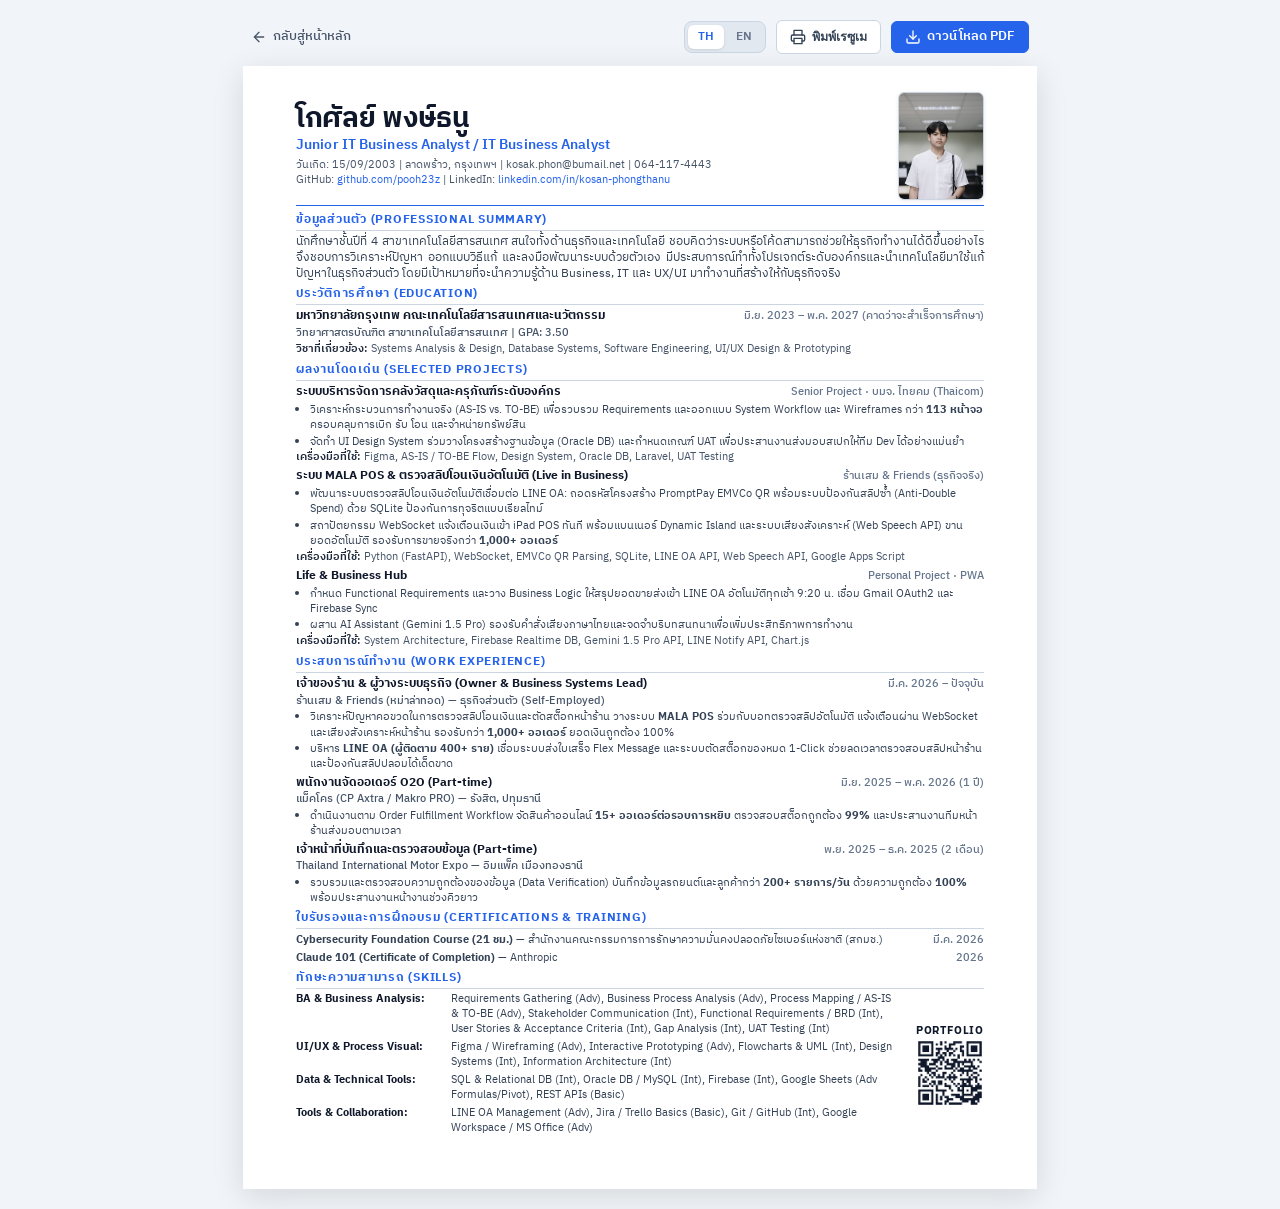
<file: resume-th.html>
<!DOCTYPE html>
<html lang="th">
<head>
  <meta charset="UTF-8">
  <meta name="viewport" content="width=device-width, initial-scale=1.0">
  <title>โกศัลย์ พงษ์ธนู - เรซูเม</title>
  <link rel="preconnect" href="https://fonts.googleapis.com">
  <link rel="preconnect" href="https://fonts.gstatic.com" crossorigin>
  <link href="https://fonts.googleapis.com/css2?family=IBM+Plex+Sans+Thai:wght@400;500;600;700&family=IBM+Plex+Sans:wght@400;500;600;700&display=swap" rel="stylesheet">
  <style>
    * { box-sizing: border-box; margin: 0; padding: 0; }

    body {
      font-family: "IBM Plex Sans Thai", "IBM Plex Sans", -apple-system, BlinkMacSystemFont, "Segoe UI", Roboto, sans-serif;
      background: #f1f5f9;
      color: #1e293b;
      font-size: 9.35pt;
      line-height: 1.38;
      -webkit-font-smoothing: antialiased;
      padding: 20px 0;
    }

    .actions-bar {
      max-width: 210mm;
      margin: 0 auto 12px;
      display: flex;
      justify-content: space-between;
      align-items: center;
      padding: 0 8px;
    }
    .btn-back {
      display: inline-flex;
      align-items: center;
      color: #475569;
      text-decoration: none;
      font-size: 13px;
      font-weight: 500;
    }
    .btn-back:hover { color: #2563eb; }
    .actions-right { display: flex; align-items: center; gap: 10px; }
    .lang-switcher {
      display: inline-flex;
      background: #e2e8f0;
      padding: 3px;
      border-radius: 8px;
      gap: 2px;
      border: 1px solid #cbd5e1;
    }
    .btn-lang {
      padding: 4px 10px;
      font-size: 12px;
      font-weight: 600;
      color: #64748b;
      text-decoration: none;
      border-radius: 6px;
      transition: all 0.15s ease;
      display: inline-flex;
      align-items: center;
      gap: 4px;
    }
    .btn-lang:hover {
      color: #1e293b;
    }
    .btn-lang.active {
      background: #ffffff;
      color: #2563eb;
      box-shadow: 0 1px 3px rgba(0,0,0,0.1);
    }
    .btn-action {
      display: inline-flex;
      align-items: center;
      padding: 6px 13px;
      border-radius: 6px;
      font-size: 12.5px;
      font-weight: 600;
      cursor: pointer;
      text-decoration: none;
      border: 1px solid #cbd5e1;
      background: #fff;
      color: #334155;
    }
    .btn-action:hover { background: #f8fafc; border-color: #94a3b8; }
    .btn-action.btn-primary { background: #2563eb; color: #fff; border-color: #2563eb; }
    .btn-action.btn-primary:hover { background: #1d4ed8; }

    .page {
      width: 210mm;
      height: 297mm;
      margin: 0 auto;
      background: #fff;
      padding: 6.8mm 14mm 6.8mm;
      box-shadow: 0 8px 30px rgba(0,0,0,0.12);
      display: flex;
      flex-direction: column;
      justify-content: flex-start;
      overflow: hidden;
    }

    .header {
      display: flex;
      justify-content: space-between;
      align-items: center;
      padding-bottom: 5px;
      border-bottom: 1.5px solid #2563eb;
      margin-bottom: 5px;
    }
    .header-left {
      flex: 1;
    }
    .header-left h1 {
      font-size: 21pt;
      font-weight: 700;
      color: #0f172a;
      letter-spacing: -0.3px;
      line-height: 1.1;
      margin-bottom: 2px;
    }
    .header-left .role {
      font-size: 10.2pt;
      font-weight: 600;
      color: #2563eb;
      letter-spacing: 0.1px;
      margin-bottom: 3px;
    }
    .header-contact {
      font-size: 8.25pt;
      color: #475569;
      line-height: 1.34;
    }
    .header-contact a { color: #2563eb; text-decoration: none; }
    .header-right {
      margin-left: 14px;
      flex-shrink: 0;
    }
    .profile-img {
      width: 86px;
      height: 108px;
      object-fit: cover;
      object-position: center top;
      border-radius: 6px;
      border: 1.5px solid #cbd5e1;
      box-shadow: 0 1px 4px rgba(0,0,0,0.08);
      display: block;
    }

    .section { margin-bottom: 3.8px; }
    .sec-title {
      font-size: 9.3pt;
      font-weight: 700;
      text-transform: uppercase;
      letter-spacing: 0.75px;
      color: #2563eb;
      border-bottom: 1px solid #cbd5e1;
      padding-bottom: 2px;
      margin-bottom: 3px;
    }
    .summary-text {
      font-size: 8.65pt;
      color: #334155;
      line-height: 1.38;
      text-align: justify;
    }

    .item { margin-bottom: 3.0px; }
    .item:last-child { margin-bottom: 0; }
    .item-head {
      display: flex;
      justify-content: space-between;
      align-items: baseline;
    }
    .item-title {
      font-size: 9.2pt;
      font-weight: 700;
      color: #0f172a;
    }
    .item-date {
      font-size: 8.4pt;
      font-weight: 500;
      color: #64748b;
      white-space: nowrap;
    }
    .item-sub {
      font-size: 8.45pt;
      color: #475569;
      font-weight: 500;
      margin-bottom: 1px;
    }

    ul.bullets {
      list-style-type: disc;
      padding-left: 14px;
      margin-top: 1px;
    }
    ul.bullets li {
      font-size: 8.55pt;
      color: #334155;
      margin-bottom: 1.2px;
      line-height: 1.34;
    }

    .tech-stack {
      font-size: 8.2pt;
      color: #475569;
      margin-top: 1px;
    }
    .tech-stack strong {
      color: #1e293b;
      font-weight: 600;
    }

    .skills-with-qr {
      display: flex;
      align-items: center;
      justify-content: space-between;
      gap: 16px;
      margin-top: 2px;
    }
    .skills-grid {
      display: flex;
      flex-direction: column;
      gap: 3.5px;
      flex: 1;
    }
    .skill-row {
      display: flex;
      font-size: 8.4pt;
      line-height: 1.32;
    }
    .skill-cat {
      width: 155px;
      font-weight: 700;
      color: #0f172a;
      flex-shrink: 0;
    }
    .skill-val {
      color: #334155;
      flex: 1;
    }

    .qr-box {
      display: flex;
      flex-direction: column;
      align-items: center;
      justify-content: center;
      text-align: center;
      flex-shrink: 0;
      background: transparent;
      padding: 0;
    }
    .qr-title {
      font-family: "IBM Plex Sans", sans-serif;
      font-size: 8.2pt;
      font-weight: 700;
      color: #0f172a;
      margin-bottom: 3px;
      letter-spacing: 0.8px;
      text-transform: uppercase;
    }
    .qr-img {
      width: 64px;
      height: 64px;
      display: block;
    }

    @media print {
      body { background: transparent; padding: 0; }
      .actions-bar { display: none; }
      .page { margin: 0; box-shadow: none; width: 100%; height: 100%; }
    }
  </style>
</head>
<body>

<div class="actions-bar">
  <a href="../index.html" class="btn-back">
    <svg width="16" height="16" viewBox="0 0 24 24" fill="none" stroke="currentColor" stroke-width="2" stroke-linecap="round" stroke-linejoin="round" style="margin-right: 6px; vertical-align: text-bottom;"><path d="M19 12H5M12 19l-7-7 7-7"/></svg>กลับสู่หน้าหลัก
  </a>
  <div class="actions-right">
    <div class="lang-switcher">
      <a href="./resume-th.html" class="btn-lang active">TH</a>
      <a href="./resume.html" class="btn-lang">EN</a>
    </div>
    <button onclick="window.print()" class="btn-action">
      <svg width="16" height="16" viewBox="0 0 24 24" fill="none" stroke="currentColor" stroke-width="2" stroke-linecap="round" stroke-linejoin="round" style="margin-right: 6px; vertical-align: text-bottom;"><polyline points="6 9 6 2 18 2 18 9"></polyline><path d="M6 18H4a2 2 0 0 1-2-2v-5a2 2 0 0 1 2-2h16a2 2 0 0 1 2 2v5a2 2 0 0 1-2 2h-2"></path><rect x="6" y="14" width="12" height="8"></rect></svg>พิมพ์เรซูเม
    </button>
    <a href="./resume-th.pdf" download="Kosan_Phongthanu_Resume_TH.pdf" class="btn-action btn-primary">
      <svg width="16" height="16" viewBox="0 0 24 24" fill="none" stroke="currentColor" stroke-width="2" stroke-linecap="round" stroke-linejoin="round" style="margin-right: 6px; vertical-align: text-bottom;"><path d="M21 15v4a2 2 0 0 1-2 2H5a2 2 0 0 1-2-2v-4"></path><polyline points="7 10 12 15 17 10"></polyline><line x1="12" y1="15" x2="12" y2="3"></line></svg>ดาวน์โหลด PDF
    </a>
  </div>
</div>

<div class="page">
  <div>
    <!-- HEADER -->
    <header class="header">
      <div class="header-left">
        <h1>โกศัลย์ พงษ์ธนู</h1>
        <div class="role">Junior IT Business Analyst / IT Business Analyst</div>
        <div class="header-contact">
          <div>วันเกิด: 15/09/2003 | ลาดพร้าว, กรุงเทพฯ | kosak.phon@bumail.net | 064-117-4443</div>
          <div>GitHub: <a href="https://github.com/pooh23z" target="_blank">github.com/pooh23z</a> | LinkedIn: <a href="https://www.linkedin.com/in/kosan-phongthanu" target="_blank">linkedin.com/in/kosan-phongthanu</a></div>
        </div>
      </div>
      <div class="header-right">
        <img src="3Z38He8.png" alt="โกศัลย์ พงษ์ธนู" class="profile-img">
      </div>
    </header>

    <!-- PROFESSIONAL SUMMARY -->
    <section class="section">
      <div class="sec-title">ข้อมูลส่วนตัว (PROFESSIONAL SUMMARY)</div>
      <p class="summary-text">
        นักศึกษาชั้นปีที่ 4 สาขาเทคโนโลยีสารสนเทศ สนใจทั้งด้านธุรกิจและเทคโนโลยี ชอบคิดว่าระบบหรือโค้ดสามารถช่วยให้ธุรกิจทำงานได้ดีขึ้นอย่างไร จึงชอบการวิเคราะห์ปัญหา ออกแบบวิธีแก้ และลงมือพัฒนาระบบด้วยตัวเอง มีประสบการณ์ทำทั้งโปรเจกต์ระดับองค์กรและนำเทคโนโลยีมาใช้แก้ปัญหาในธุรกิจส่วนตัว โดยมีเป้าหมายที่จะนำความรู้ด้าน Business, IT และ UX/UI มาทำงานที่สร้างให้กับธุรกิจจริง
      </p>
    </section>

    <!-- EDUCATION -->
    <section class="section">
      <div class="sec-title">ประวัติการศึกษา (EDUCATION)</div>
      <div class="item">
        <div class="item-head">
          <div class="item-title">มหาวิทยาลัยกรุงเทพ คณะเทคโนโลยีสารสนเทศและนวัตกรรม</div>
          <div class="item-date">มิ.ย. 2023 – พ.ค. 2027 (คาดว่าจะสำเร็จการศึกษา)</div>
        </div>
        <div class="item-sub">วิทยาศาสตรบัณฑิต สาขาเทคโนโลยีสารสนเทศ | GPA: 3.50</div>
        <div class="tech-stack"><strong>วิชาที่เกี่ยวข้อง:</strong> Systems Analysis &amp; Design, Database Systems, Software Engineering, UI/UX Design &amp; Prototyping</div>
      </div>
    </section>

    <!-- SELECTED PROJECTS -->
    <section class="section">
      <div class="sec-title">ผลงานโดดเด่น (SELECTED PROJECTS)</div>

      <div class="item">
        <div class="item-head">
          <div class="item-title">ระบบบริหารจัดการคลังวัสดุและครุภัณฑ์ระดับองค์กร</div>
          <div class="item-date">Senior Project · บมจ. ไทยคม (Thaicom)</div>
        </div>
        <ul class="bullets">
          <li>วิเคราะห์กระบวนการทำงานจริง (AS-IS vs. TO-BE) เพื่อรวบรวม Requirements และออกแบบ System Workflow และ Wireframes กว่า <strong>113 หน้าจอ</strong> ครอบคลุมการเบิก รับ โอน และจำหน่ายทรัพย์สิน</li>
          <li>จัดทำ UI Design System ร่วมวางโครงสร้างฐานข้อมูล (Oracle DB) และกำหนดเกณฑ์ UAT เพื่อประสานงานส่งมอบสเปกให้ทีม Dev ได้อย่างแม่นยำ</li>
        </ul>
        <div class="tech-stack"><strong>เครื่องมือที่ใช้:</strong> Figma, AS-IS / TO-BE Flow, Design System, Oracle DB, Laravel, UAT Testing</div>
      </div>

      <div class="item">
        <div class="item-head">
          <div class="item-title">ระบบ MALA POS &amp; ตรวจสลิปโอนเงินอัตโนมัติ (Live in Business)</div>
          <div class="item-date">ร้านเสม &amp; Friends (ธุรกิจจริง)</div>
        </div>
        <ul class="bullets">
          <li>พัฒนาระบบตรวจสลิปโอนเงินอัตโนมัติเชื่อมต่อ LINE OA: ถอดรหัสโครงสร้าง PromptPay EMVCo QR พร้อมระบบป้องกันสลิปซ้ำ (Anti-Double Spend) ด้วย SQLite ป้องกันการทุจริตแบบเรียลไทม์</li>
          <li>สถาปัตยกรรม WebSocket แจ้งเตือนเงินเข้า iPad POS ทันที พร้อมแบนเนอร์ Dynamic Island และระบบเสียงสังเคราะห์ (Web Speech API) ขานยอดอัตโนมัติ รองรับการขายจริงกว่า <strong>1,000+ ออเดอร์</strong></li>
        </ul>
        <div class="tech-stack"><strong>เครื่องมือที่ใช้:</strong> Python (FastAPI), WebSocket, EMVCo QR Parsing, SQLite, LINE OA API, Web Speech API, Google Apps Script</div>
      </div>

      <div class="item">
        <div class="item-head">
          <div class="item-title">Life &amp; Business Hub</div>
          <div class="item-date">Personal Project · PWA</div>
        </div>
        <ul class="bullets">
          <li>กำหนด Functional Requirements และวาง Business Logic ให้สรุปยอดขายส่งเข้า LINE OA อัตโนมัติทุกเช้า 9:20 น. เชื่อม Gmail OAuth2 และ Firebase Sync</li>
          <li>ผสาน AI Assistant (Gemini 1.5 Pro) รองรับคำสั่งเสียงภาษาไทยและจดจำบริบทสนทนาเพื่อเพิ่มประสิทธิภาพการทำงาน</li>
        </ul>
        <div class="tech-stack"><strong>เครื่องมือที่ใช้:</strong> System Architecture, Firebase Realtime DB, Gemini 1.5 Pro API, LINE Notify API, Chart.js</div>
      </div>
    </section>

    <!-- WORK EXPERIENCE -->
    <section class="section">
      <div class="sec-title">ประสบการณ์ทำงาน (WORK EXPERIENCE)</div>
      <div class="item">
        <div class="item-head">
          <div class="item-title">เจ้าของร้าน &amp; ผู้วางระบบธุรกิจ (Owner &amp; Business Systems Lead)</div>
          <div class="item-date">มี.ค. 2026 – ปัจจุบัน</div>
        </div>
        <div class="item-sub">ร้านเสม &amp; Friends (หม่าล่าทอด) — ธุรกิจส่วนตัว (Self-Employed)</div>
        <ul class="bullets">
          <li>วิเคราะห์ปัญหาคอขวดในการตรวจสลิปโอนเงินและตัดสต็อกหน้าร้าน วางระบบ <strong>MALA POS</strong> ร่วมกับบอทตรวจสลิปอัตโนมัติ แจ้งเตือนผ่าน WebSocket และเสียงสังเคราะห์หน้าร้าน รองรับกว่า <strong>1,000+ ออเดอร์</strong> ยอดเงินถูกต้อง 100%</li>
          <li>บริหาร <strong>LINE OA (ผู้ติดตาม 400+ ราย)</strong> เชื่อมระบบส่งใบเสร็จ Flex Message และระบบตัดสต็อกของหมด 1-Click ช่วยลดเวลาตรวจสอบสลิปหน้าร้านและป้องกันสลิปปลอมได้เด็ดขาด</li>
        </ul>
      </div>

      <div class="item">
        <div class="item-head">
          <div class="item-title">พนักงานจัดออเดอร์ O2O (Part-time)</div>
          <div class="item-date">มิ.ย. 2025 – พ.ค. 2026 (1 ปี)</div>
        </div>
        <div class="item-sub">แม็คโคร (CP Axtra / Makro PRO) — รังสิต, ปทุมธานี</div>
        <ul class="bullets">
          <li>ดำเนินงานตาม Order Fulfillment Workflow จัดสินค้าออนไลน์ <strong>15+ ออเดอร์ต่อรอบการหยิบ</strong> ตรวจสอบสต็อกถูกต้อง <strong>99%</strong> และประสานงานทีมหน้าร้านส่งมอบตามเวลา</li>
        </ul>
      </div>

      <div class="item">
        <div class="item-head">
          <div class="item-title">เจ้าหน้าที่บันทึกและตรวจสอบข้อมูล (Part-time)</div>
          <div class="item-date">พ.ย. 2025 – ธ.ค. 2025 (2 เดือน)</div>
        </div>
        <div class="item-sub">Thailand International Motor Expo — อิมแพ็ค เมืองทองธานี</div>
        <ul class="bullets">
          <li>รวบรวมและตรวจสอบความถูกต้องของข้อมูล (Data Verification) บันทึกข้อมูลรถยนต์และลูกค้ากว่า <strong>200+ รายการ/วัน</strong> ด้วยความถูกต้อง <strong>100%</strong> พร้อมประสานงานหน้างานช่วงคิวยาว</li>
        </ul>
      </div>
    </section>

    <!-- CERTIFICATIONS -->
    <section class="section">
      <div class="sec-title">ใบรับรองและการฝึกอบรม (CERTIFICATIONS &amp; TRAINING)</div>
      <div style="display: flex; justify-content: space-between; font-size: 8.55pt; color: #334155; line-height: 1.36;">
        <div><strong>Cybersecurity Foundation Course (21 ชม.)</strong> — สำนักงานคณะกรรมการการรักษาความมั่นคงปลอดภัยไซเบอร์แห่งชาติ (สกมช.)</div>
        <div style="color: #64748b; font-weight: 500; white-space: nowrap; margin-left: 8px;">มี.ค. 2026</div>
      </div>
      <div style="display: flex; justify-content: space-between; font-size: 8.55pt; color: #334155; line-height: 1.36; margin-top: 2px;">
        <div><strong>Claude 101 (Certificate of Completion)</strong> — Anthropic</div>
        <div style="color: #64748b; font-weight: 500; white-space: nowrap; margin-left: 8px;">2026</div>
      </div>
    </section>

    <!-- SKILLS -->
    <section class="section" style="margin-bottom:0;">
      <div class="sec-title">ทักษะความสามารถ (SKILLS)</div>
      <div class="skills-with-qr">
        <div class="skills-grid">
          <div class="skill-row">
            <div class="skill-cat">BA &amp; Business Analysis:</div>
            <div class="skill-val">Requirements Gathering (Adv), Business Process Analysis (Adv), Process Mapping / AS-IS &amp; TO-BE (Adv), Stakeholder Communication (Int), Functional Requirements / BRD (Int), User Stories &amp; Acceptance Criteria (Int), Gap Analysis (Int), UAT Testing (Int)</div>
          </div>
          <div class="skill-row">
            <div class="skill-cat">UI/UX &amp; Process Visual:</div>
            <div class="skill-val">Figma / Wireframing (Adv), Interactive Prototyping (Adv), Flowcharts &amp; UML (Int), Design Systems (Int), Information Architecture (Int)</div>
          </div>
          <div class="skill-row">
            <div class="skill-cat">Data &amp; Technical Tools:</div>
            <div class="skill-val">SQL &amp; Relational DB (Int), Oracle DB / MySQL (Int), Firebase (Int), Google Sheets (Adv Formulas/Pivot), REST APIs (Basic)</div>
          </div>
          <div class="skill-row">
            <div class="skill-cat">Tools &amp; Collaboration:</div>
            <div class="skill-val">LINE OA Management (Adv), Jira / Trello Basics (Basic), Git / GitHub (Int), Google Workspace / MS Office (Adv)</div>
          </div>
        </div>
        <div class="qr-box">
          <div class="qr-title">PORTFOLIO</div>
          <img src="portfolio-qr.png" alt="Portfolio QR Code" class="qr-img">
        </div>
      </div>
    </section>
  </div>
</div>

</body>
</html>
</file>
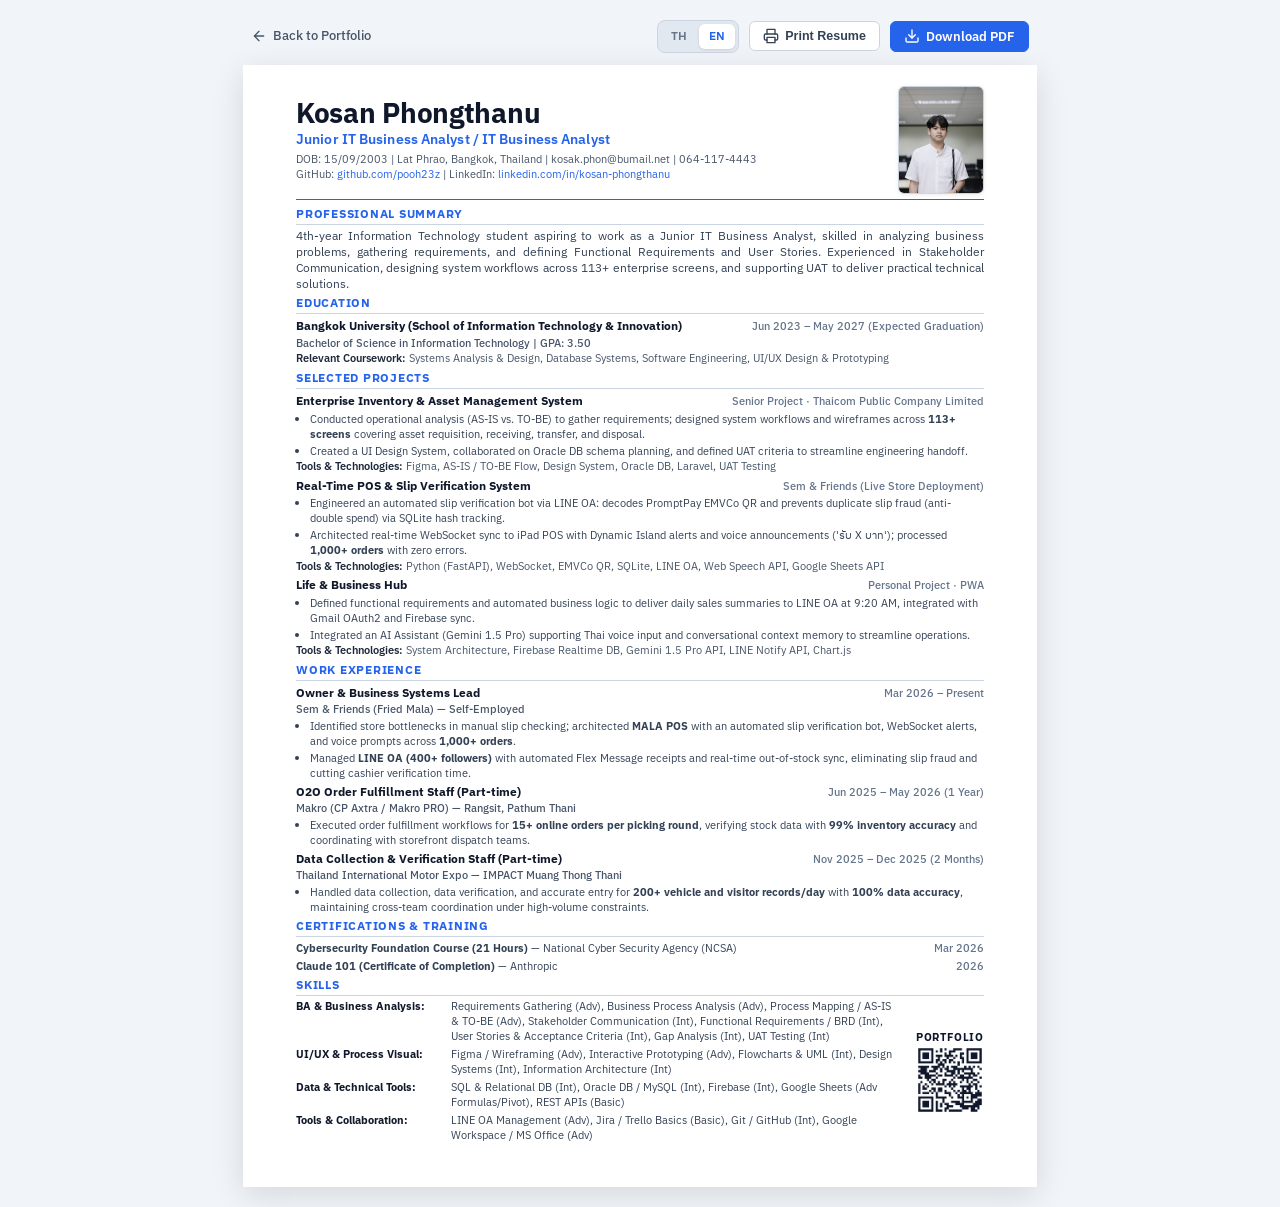
<file: resume.html>
<!DOCTYPE html>
<html lang="en">
<head>
  <meta charset="UTF-8">
  <meta name="viewport" content="width=device-width, initial-scale=1.0">
  <title>Resume | Kosan Phongthanu (Junior IT Business Analyst)</title>
  <link rel="preconnect" href="https://fonts.googleapis.com">
  <link rel="preconnect" href="https://fonts.gstatic.com" crossorigin>
  <link href="https://fonts.googleapis.com/css2?family=IBM+Plex+Sans+Thai:wght@400;500;600;700&family=IBM+Plex+Sans:wght@400;500;600;700&display=swap" rel="stylesheet">
  <style>
    * { box-sizing: border-box; margin: 0; padding: 0; }

    body {
      font-family: "IBM Plex Sans", "IBM Plex Sans Thai", -apple-system, BlinkMacSystemFont, "Segoe UI", Roboto, sans-serif;
      background: #f1f5f9;
      color: #1e293b;
      font-size: 9.35pt;
      line-height: 1.38;
      -webkit-font-smoothing: antialiased;
      padding: 20px 0;
    }

    .actions-bar {
      max-width: 210mm;
      margin: 0 auto 12px;
      display: flex;
      justify-content: space-between;
      align-items: center;
      padding: 0 8px;
    }
    .btn-back {
      display: inline-flex;
      align-items: center;
      color: #475569;
      text-decoration: none;
      font-size: 13px;
      font-weight: 500;
    }
    .btn-back:hover { color: #2563eb; }
    .actions-right { display: flex; align-items: center; gap: 10px; }
    .lang-switcher {
      display: inline-flex;
      background: #e2e8f0;
      padding: 3px;
      border-radius: 8px;
      gap: 2px;
      border: 1px solid #cbd5e1;
    }
    .btn-lang {
      padding: 4px 10px;
      font-size: 12px;
      font-weight: 600;
      color: #64748b;
      text-decoration: none;
      border-radius: 6px;
      transition: all 0.15s ease;
      display: inline-flex;
      align-items: center;
      gap: 4px;
    }
    .btn-lang:hover {
      color: #1e293b;
    }
    .btn-lang.active {
      background: #ffffff;
      color: #2563eb;
      box-shadow: 0 1px 3px rgba(0,0,0,0.1);
    }
    .btn-action {
      display: inline-flex;
      align-items: center;
      padding: 6px 13px;
      border-radius: 6px;
      font-size: 12.5px;
      font-weight: 600;
      cursor: pointer;
      text-decoration: none;
      border: 1px solid #cbd5e1;
      background: #fff;
      color: #334155;
    }
    .btn-action:hover { background: #f8fafc; border-color: #94a3b8; }
    .btn-action.btn-primary { background: #2563eb; color: #fff; border-color: #2563eb; }
    .btn-action.btn-primary:hover { background: #1d4ed8; }

    .page {
      width: 210mm;
      height: 297mm;
      margin: 0 auto;
      background: #fff;
      padding: 5.6mm 14mm 5.6mm;
      box-shadow: 0 8px 30px rgba(0,0,0,0.12);
      display: flex;
      flex-direction: column;
      justify-content: flex-start;
      overflow: hidden;
    }

    .header {
      display: flex;
      justify-content: space-between;
      align-items: center;
      padding-bottom: 5px;
      border-bottom: 1.5px solid #2563eb;
      margin-bottom: 5px;
    }
    .header-left {
      flex: 1;
    }
    .header-left h1 {
      font-size: 21pt;
      font-weight: 700;
      color: #0f172a;
      letter-spacing: -0.3px;
      line-height: 1.1;
      margin-bottom: 2px;
    }
    .header-left .role {
      font-size: 10.2pt;
      font-weight: 600;
      color: #2563eb;
      letter-spacing: 0.1px;
      margin-bottom: 3px;
    }
    .header-contact {
      font-size: 8.25pt;
      color: #475569;
      line-height: 1.34;
    }
    .header-contact a { color: #2563eb; text-decoration: none; }
    .header-right {
      margin-left: 14px;
      flex-shrink: 0;
    }
    .profile-img {
      width: 86px;
      height: 108px;
      object-fit: cover;
      object-position: center top;
      border-radius: 6px;
      border: 1.5px solid #cbd5e1;
      box-shadow: 0 1px 4px rgba(0,0,0,0.08);
      display: block;
    }

    .section { margin-bottom: 2.8px; }
    .sec-title {
      font-size: 9.3pt;
      font-weight: 700;
      text-transform: uppercase;
      letter-spacing: 0.75px;
      color: #2563eb;
      border-bottom: 1px solid #cbd5e1;
      padding-bottom: 2px;
      margin-bottom: 3px;
    }
    .summary-text {
      font-size: 8.65pt;
      color: #334155;
      line-height: 1.38;
      text-align: justify;
    }

    .item { margin-bottom: 2.6px; }
    .item:last-child { margin-bottom: 0; }
    .item-head {
      display: flex;
      justify-content: space-between;
      align-items: baseline;
    }
    .item-title {
      font-size: 9.2pt;
      font-weight: 700;
      color: #0f172a;
    }
    .item-date {
      font-size: 8.4pt;
      font-weight: 500;
      color: #64748b;
      white-space: nowrap;
    }
    .item-sub {
      font-size: 8.45pt;
      color: #475569;
      font-weight: 500;
      margin-bottom: 1px;
    }

    ul.bullets {
      list-style-type: disc;
      padding-left: 14px;
      margin-top: 1px;
    }
    ul.bullets li {
      font-size: 8.55pt;
      color: #334155;
      margin-bottom: 1.2px;
      line-height: 1.34;
    }

    .tech-stack {
      font-size: 8.2pt;
      color: #475569;
      margin-top: 1px;
    }
    .tech-stack strong {
      color: #1e293b;
      font-weight: 600;
    }

    .skills-with-qr {
      display: flex;
      align-items: center;
      justify-content: space-between;
      gap: 16px;
      margin-top: 2px;
    }
    .skills-grid {
      display: flex;
      flex-direction: column;
      gap: 3.5px;
      flex: 1;
    }
    .skill-row {
      display: flex;
      font-size: 8.4pt;
      line-height: 1.32;
    }
    .skill-cat {
      width: 155px;
      font-weight: 700;
      color: #0f172a;
      flex-shrink: 0;
    }
    .skill-val {
      color: #334155;
      flex: 1;
    }

    .qr-box {
      display: flex;
      flex-direction: column;
      align-items: center;
      justify-content: center;
      text-align: center;
      flex-shrink: 0;
      background: transparent;
      padding: 0;
    }
    .qr-title {
      font-family: "IBM Plex Sans", sans-serif;
      font-size: 8.2pt;
      font-weight: 700;
      color: #0f172a;
      margin-bottom: 3px;
      letter-spacing: 0.8px;
      text-transform: uppercase;
    }
    .qr-img {
      width: 64px;
      height: 64px;
      display: block;
    }

    @media print {
      body { background: transparent; padding: 0; }
      .actions-bar { display: none; }
      .page { margin: 0; box-shadow: none; width: 100%; height: 100%; }
    }
  </style>
</head>
<body>

<div class="actions-bar">
  <a href="../index.html" class="btn-back">
    <svg width="16" height="16" viewBox="0 0 24 24" fill="none" stroke="currentColor" stroke-width="2" stroke-linecap="round" stroke-linejoin="round" style="margin-right: 6px; vertical-align: text-bottom;"><path d="M19 12H5M12 19l-7-7 7-7"/></svg>Back to Portfolio
  </a>
  <div class="actions-right">
    <div class="lang-switcher">
      <a href="./resume-th.html" class="btn-lang">TH</a>
      <a href="./resume.html" class="btn-lang active">EN</a>
    </div>
    <button onclick="window.print()" class="btn-action">
      <svg width="16" height="16" viewBox="0 0 24 24" fill="none" stroke="currentColor" stroke-width="2" stroke-linecap="round" stroke-linejoin="round" style="margin-right: 6px; vertical-align: text-bottom;"><polyline points="6 9 6 2 18 2 18 9"></polyline><path d="M6 18H4a2 2 0 0 1-2-2v-5a2 2 0 0 1 2-2h16a2 2 0 0 1 2 2v5a2 2 0 0 1-2 2h-2"></path><rect x="6" y="14" width="12" height="8"></rect></svg>Print Resume
    </button>
    <a href="./resume.pdf" download="Kosan_Phongthanu_Resume.pdf" class="btn-action btn-primary">
      <svg width="16" height="16" viewBox="0 0 24 24" fill="none" stroke="currentColor" stroke-width="2" stroke-linecap="round" stroke-linejoin="round" style="margin-right: 6px; vertical-align: text-bottom;"><path d="M21 15v4a2 2 0 0 1-2 2H5a2 2 0 0 1-2-2v-4"></path><polyline points="7 10 12 15 17 10"></polyline><line x1="12" y1="15" x2="12" y2="3"></line></svg>Download PDF
    </a>
  </div>
</div>

<div class="page">
  <div>
    <!-- HEADER -->
    <header class="header">
      <div class="header-left">
        <h1>Kosan Phongthanu</h1>
        <div class="role">Junior IT Business Analyst / IT Business Analyst</div>
        <div class="header-contact">
          <div>DOB: 15/09/2003 | Lat Phrao, Bangkok, Thailand | kosak.phon@bumail.net | 064-117-4443</div>
          <div>GitHub: <a href="https://github.com/pooh23z" target="_blank">github.com/pooh23z</a> | LinkedIn: <a href="https://www.linkedin.com/in/kosan-phongthanu" target="_blank">linkedin.com/in/kosan-phongthanu</a></div>
        </div>
      </div>
      <div class="header-right">
        <img src="3Z38He8.png" alt="Kosan Phongthanu" class="profile-img">
      </div>
    </header>

    <!-- PROFESSIONAL SUMMARY -->
    <section class="section">
      <div class="sec-title">PROFESSIONAL SUMMARY</div>
      <p class="summary-text">
        4th-year Information Technology student aspiring to work as a Junior IT Business Analyst, skilled in analyzing business problems, gathering requirements, and defining Functional Requirements and User Stories. Experienced in Stakeholder Communication, designing system workflows across 113+ enterprise screens, and supporting UAT to deliver practical technical solutions.
      </p>
    </section>

    <!-- EDUCATION -->
    <section class="section">
      <div class="sec-title">EDUCATION</div>
      <div class="item">
        <div class="item-head">
          <div class="item-title">Bangkok University (School of Information Technology &amp; Innovation)</div>
          <div class="item-date">Jun 2023 – May 2027 (Expected Graduation)</div>
        </div>
        <div class="item-sub">Bachelor of Science in Information Technology | GPA: 3.50</div>
        <div class="tech-stack"><strong>Relevant Coursework:</strong> Systems Analysis &amp; Design, Database Systems, Software Engineering, UI/UX Design &amp; Prototyping</div>
      </div>
    </section>

    <!-- SELECTED PROJECTS -->
    <section class="section">
      <div class="sec-title">SELECTED PROJECTS</div>

      <div class="item">
        <div class="item-head">
          <div class="item-title">Enterprise Inventory &amp; Asset Management System</div>
          <div class="item-date">Senior Project · Thaicom Public Company Limited</div>
        </div>
        <ul class="bullets">
          <li>Conducted operational analysis (AS-IS vs. TO-BE) to gather requirements; designed system workflows and wireframes across <strong>113+ screens</strong> covering asset requisition, receiving, transfer, and disposal.</li>
          <li>Created a UI Design System, collaborated on Oracle DB schema planning, and defined UAT criteria to streamline engineering handoff.</li>
        </ul>
        <div class="tech-stack"><strong>Tools &amp; Technologies:</strong> Figma, AS-IS / TO-BE Flow, Design System, Oracle DB, Laravel, UAT Testing</div>
      </div>

      <div class="item">
        <div class="item-head">
          <div class="item-title">Real-Time POS &amp; Slip Verification System</div>
          <div class="item-date">Sem &amp; Friends (Live Store Deployment)</div>
        </div>
        <ul class="bullets">
          <li>Engineered an automated slip verification bot via LINE OA: decodes PromptPay EMVCo QR and prevents duplicate slip fraud (anti-double spend) via SQLite hash tracking.</li>
          <li>Architected real-time WebSocket sync to iPad POS with Dynamic Island alerts and voice announcements ('รับ X บาท'); processed <strong>1,000+ orders</strong> with zero errors.</li>
        </ul>
        <div class="tech-stack"><strong>Tools &amp; Technologies:</strong> Python (FastAPI), WebSocket, EMVCo QR, SQLite, LINE OA, Web Speech API, Google Sheets API</div>
      </div>

      <div class="item">
        <div class="item-head">
          <div class="item-title">Life &amp; Business Hub</div>
          <div class="item-date">Personal Project · PWA</div>
        </div>
        <ul class="bullets">
          <li>Defined functional requirements and automated business logic to deliver daily sales summaries to LINE OA at 9:20 AM, integrated with Gmail OAuth2 and Firebase sync.</li>
          <li>Integrated an AI Assistant (Gemini 1.5 Pro) supporting Thai voice input and conversational context memory to streamline operations.</li>
        </ul>
        <div class="tech-stack"><strong>Tools &amp; Technologies:</strong> System Architecture, Firebase Realtime DB, Gemini 1.5 Pro API, LINE Notify API, Chart.js</div>
      </div>
    </section>

    <!-- WORK EXPERIENCE -->
    <section class="section">
      <div class="sec-title">WORK EXPERIENCE</div>
      <div class="item">
        <div class="item-head">
          <div class="item-title">Owner &amp; Business Systems Lead</div>
          <div class="item-date">Mar 2026 – Present</div>
        </div>
        <div class="item-sub">Sem &amp; Friends (Fried Mala) — Self-Employed</div>
        <ul class="bullets">
          <li>Identified store bottlenecks in manual slip checking; architected <strong>MALA POS</strong> with an automated slip verification bot, WebSocket alerts, and voice prompts across <strong>1,000+ orders</strong>.</li>
          <li>Managed <strong>LINE OA (400+ followers)</strong> with automated Flex Message receipts and real-time out-of-stock sync, eliminating slip fraud and cutting cashier verification time.</li>
        </ul>
      </div>

      <div class="item">
        <div class="item-head">
          <div class="item-title">O2O Order Fulfillment Staff (Part-time)</div>
          <div class="item-date">Jun 2025 – May 2026 (1 Year)</div>
        </div>
        <div class="item-sub">Makro (CP Axtra / Makro PRO) — Rangsit, Pathum Thani</div>
        <ul class="bullets">
          <li>Executed order fulfillment workflows for <strong>15+ online orders per picking round</strong>, verifying stock data with <strong>99% inventory accuracy</strong> and coordinating with storefront dispatch teams.</li>
        </ul>
      </div>

      <div class="item">
        <div class="item-head">
          <div class="item-title">Data Collection &amp; Verification Staff (Part-time)</div>
          <div class="item-date">Nov 2025 – Dec 2025 (2 Months)</div>
        </div>
        <div class="item-sub">Thailand International Motor Expo — IMPACT Muang Thong Thani</div>
        <ul class="bullets">
          <li>Handled data collection, data verification, and accurate entry for <strong>200+ vehicle and visitor records/day</strong> with <strong>100% data accuracy</strong>, maintaining cross-team coordination under high-volume constraints.</li>
        </ul>
      </div>
    </section>

    <!-- CERTIFICATIONS & TRAINING -->
    <section class="section">
      <div class="sec-title">CERTIFICATIONS &amp; TRAINING</div>
      <div style="display: flex; justify-content: space-between; font-size: 8.55pt; color: #334155; line-height: 1.36;">
        <div><strong>Cybersecurity Foundation Course (21 Hours)</strong> — National Cyber Security Agency (NCSA)</div>
        <div style="color: #64748b; font-weight: 500; white-space: nowrap; margin-left: 8px;">Mar 2026</div>
      </div>
      <div style="display: flex; justify-content: space-between; font-size: 8.55pt; color: #334155; line-height: 1.36; margin-top: 2px;">
        <div><strong>Claude 101 (Certificate of Completion)</strong> — Anthropic</div>
        <div style="color: #64748b; font-weight: 500; white-space: nowrap; margin-left: 8px;">2026</div>
      </div>
    </section>

    <!-- SKILLS -->
    <section class="section" style="margin-bottom:0;">
      <div class="sec-title">SKILLS</div>
      <div class="skills-with-qr">
        <div class="skills-grid">
          <div class="skill-row">
            <div class="skill-cat">BA &amp; Business Analysis:</div>
            <div class="skill-val">Requirements Gathering (Adv), Business Process Analysis (Adv), Process Mapping / AS-IS &amp; TO-BE (Adv), Stakeholder Communication (Int), Functional Requirements / BRD (Int), User Stories &amp; Acceptance Criteria (Int), Gap Analysis (Int), UAT Testing (Int)</div>
          </div>
          <div class="skill-row">
            <div class="skill-cat">UI/UX &amp; Process Visual:</div>
            <div class="skill-val">Figma / Wireframing (Adv), Interactive Prototyping (Adv), Flowcharts &amp; UML (Int), Design Systems (Int), Information Architecture (Int)</div>
          </div>
          <div class="skill-row">
            <div class="skill-cat">Data &amp; Technical Tools:</div>
            <div class="skill-val">SQL &amp; Relational DB (Int), Oracle DB / MySQL (Int), Firebase (Int), Google Sheets (Adv Formulas/Pivot), REST APIs (Basic)</div>
          </div>
          <div class="skill-row">
            <div class="skill-cat">Tools &amp; Collaboration:</div>
            <div class="skill-val">LINE OA Management (Adv), Jira / Trello Basics (Basic), Git / GitHub (Int), Google Workspace / MS Office (Adv)</div>
          </div>
        </div>
        <div class="qr-box">
          <div class="qr-title">PORTFOLIO</div>
          <img src="portfolio-qr.png" alt="Portfolio QR Code" class="qr-img">
        </div>
      </div>
    </section>
  </div>
</div>

</body>
</html>
</file>
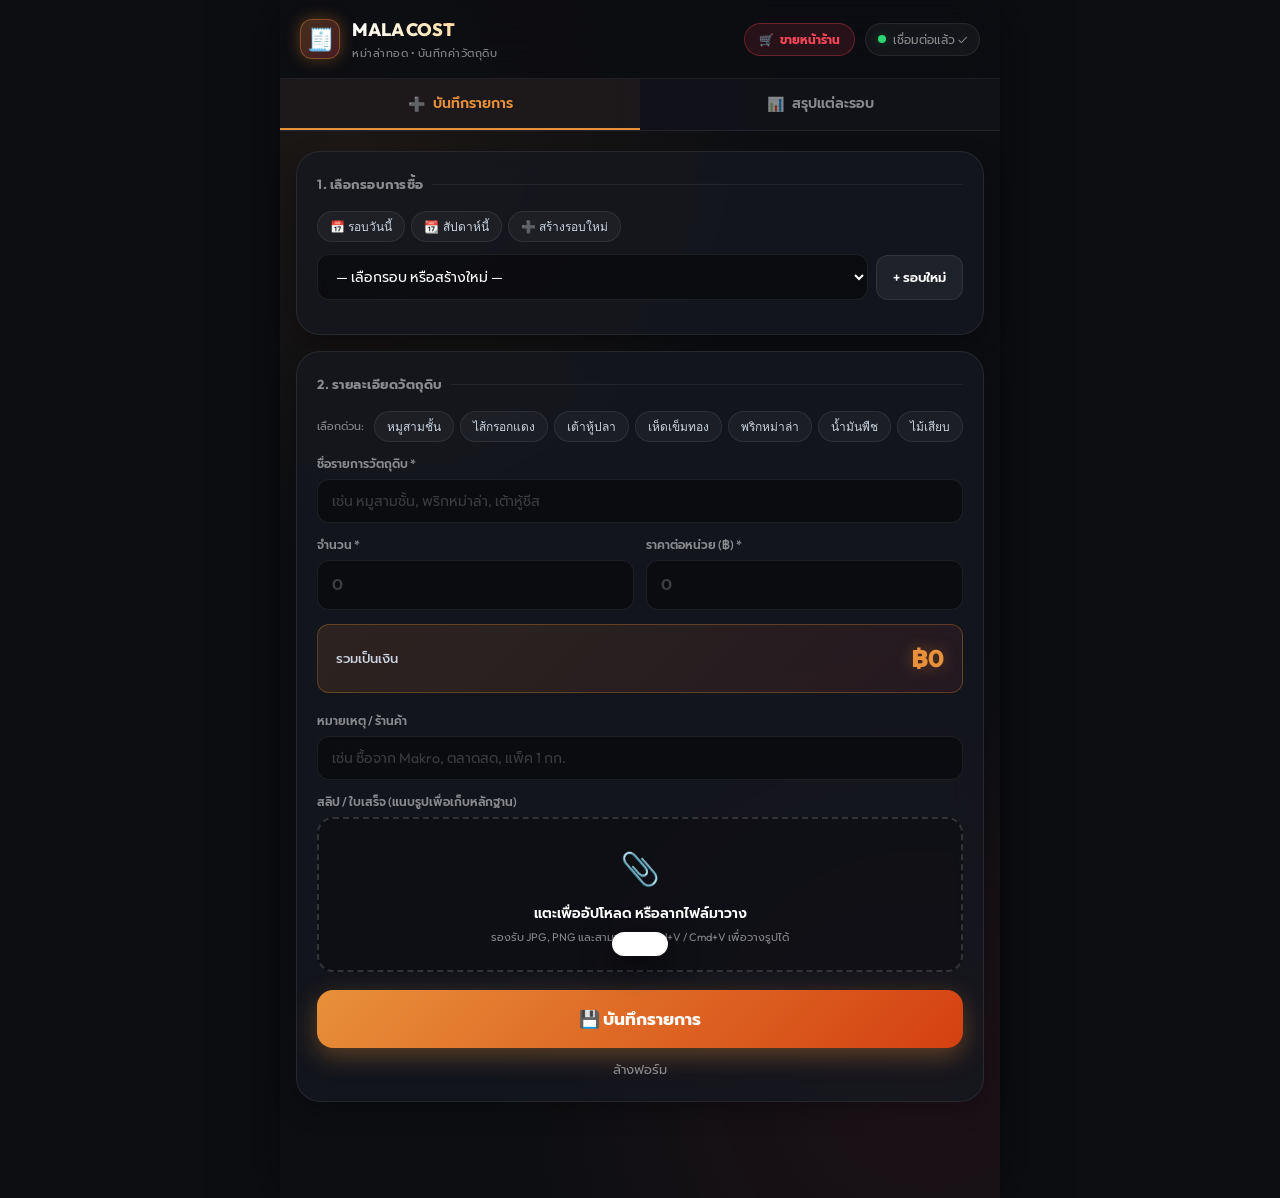
<file: pos-system/ingredients.html>
<!DOCTYPE html>
<html lang="th">
<head>
<meta charset="UTF-8">
<meta name="viewport" content="width=device-width, initial-scale=1.0, maximum-scale=1.0, user-scalable=no">
<title>🧾 MALA COST — ระบบบันทึกค่าวัตถุดิบหม่าล่าทอด</title>
<!-- Google Fonts -->
<link rel="preconnect" href="https://fonts.googleapis.com">
<link rel="preconnect" href="https://fonts.gstatic.com" crossorigin>
<link href="https://fonts.googleapis.com/css2?family=Outfit:wght@400;500;600;700;800&family=Prompt:wght@300;400;500;600;700&family=Sarabun:wght@300;400;500;600;700&display=swap" rel="stylesheet">

<style>
* { box-sizing: border-box; margin: 0; padding: 0; -webkit-tap-highlight-color: transparent; }

:root {
  --bg: #0c0e12;
  --bg-gradient: radial-gradient(circle at 10% 10%, rgba(232, 144, 58, 0.08), transparent 35%),
                 radial-gradient(circle at 90% 90%, rgba(255, 71, 87, 0.07), transparent 35%),
                 #0c0e12;
  --panel-bg: rgba(22, 25, 33, 0.75);
  --panel-card: rgba(30, 34, 45, 0.65);
  --panel-border: rgba(255, 255, 255, 0.08);
  --text-main: #ffffff;
  --text-sub: #cbd5e1;
  --text-muted: rgba(255, 255, 255, 0.5);
  --primary: #ff4757;
  --primary-glow: rgba(255, 71, 87, 0.4);
  --orange: #e8903a;
  --orange-glow: rgba(232, 144, 58, 0.35);
  --accent: #ffa502;
  --green: #2ed573;
  --green-glow: rgba(46, 213, 115, 0.3);
  --radius-lg: 24px;
  --radius-md: 16px;
  --radius-sm: 12px;
}

html { scroll-behavior: smooth; }
body {
  font-family: 'Outfit', 'Prompt', 'Sarabun', sans-serif;
  background: var(--bg);
  color: var(--text-main);
  min-height: 100vh;
  font-size: 15px;
  line-height: 1.6;
  -webkit-font-smoothing: antialiased;
  display: flex;
  flex-direction: column;
  align-items: center;
}

/* ─── APP WRAPPER ─── */
.app-container {
  width: 100%;
  max-width: 720px;
  min-height: 100vh;
  background: var(--bg-gradient);
  display: flex;
  flex-direction: column;
  position: relative;
  box-shadow: 0 0 50px rgba(0,0,0,0.5);
}

/* ─── TOP APP BAR ─── */
.top-bar {
  padding: 16px 20px;
  display: flex;
  align-items: center;
  justify-content: space-between;
  border-bottom: 1px solid var(--panel-border);
  background: rgba(12, 14, 18, 0.85);
  backdrop-filter: blur(20px);
  -webkit-backdrop-filter: blur(20px);
  position: sticky;
  top: 0;
  z-index: 100;
}

.brand-group {
  display: flex;
  align-items: center;
  gap: 12px;
}
.brand-icon-wrap {
  width: 40px;
  height: 40px;
  border-radius: 12px;
  background: linear-gradient(135deg, rgba(232,144,58,0.25), rgba(255,71,87,0.25));
  border: 1px solid rgba(232,144,58,0.4);
  display: flex;
  align-items: center;
  justify-content: center;
  font-size: 22px;
  box-shadow: 0 0 15px var(--orange-glow);
}
.brand-title {
  font-size: 18px;
  font-weight: 800;
  background: linear-gradient(90deg, #fff, #ffd280);
  -webkit-background-clip: text;
  -webkit-text-fill-color: transparent;
}
.brand-sub {
  font-size: 11px;
  color: var(--text-muted);
  letter-spacing: 0.5px;
}

.top-actions {
  display: flex;
  align-items: center;
  gap: 10px;
}

.btn-pos-link {
  padding: 6px 14px;
  border-radius: 99px;
  background: rgba(255, 71, 87, 0.12);
  border: 1px solid rgba(255, 71, 87, 0.3);
  color: var(--primary);
  font-size: 12px;
  font-weight: 700;
  text-decoration: none;
  display: flex;
  align-items: center;
  gap: 6px;
  transition: all 0.2s;
}
.btn-pos-link:hover {
  background: var(--primary);
  color: #fff;
  box-shadow: 0 4px 12px var(--primary-glow);
}

.conn-pill {
  display: inline-flex;
  align-items: center;
  gap: 7px;
  padding: 6px 12px;
  border-radius: 99px;
  border: 1px solid var(--panel-border);
  background: rgba(255,255,255,0.04);
  font-size: 12px;
  color: var(--text-muted);
  cursor: pointer;
  transition: all 0.2s;
}
.conn-pill:hover { border-color: rgba(255,255,255,0.2); color: #fff; }
.pulse-dot {
  width: 8px;
  height: 8px;
  border-radius: 50%;
  background: #666;
}
.pulse-dot.on {
  background: var(--green);
  box-shadow: 0 0 8px var(--green-glow);
  animation: pulse 2s infinite;
}
@keyframes pulse {
  0% { box-shadow: 0 0 0 0 rgba(46, 213, 115, 0.6); }
  70% { box-shadow: 0 0 0 8px rgba(46, 213, 115, 0); }
  100% { box-shadow: 0 0 0 0 rgba(46, 213, 115, 0); }
}

/* ─── TABS ─── */
.tabs-bar {
  display: flex;
  background: rgba(18, 20, 26, 0.95);
  border-bottom: 1px solid var(--panel-border);
  position: sticky;
  top: 73px;
  z-index: 90;
}
.tab-btn {
  flex: 1;
  padding: 14px 10px;
  text-align: center;
  font-family: inherit;
  font-size: 14px;
  font-weight: 600;
  color: var(--text-muted);
  cursor: pointer;
  border: none;
  background: none;
  border-bottom: 2px solid transparent;
  transition: all 0.2s;
  display: flex;
  align-items: center;
  justify-content: center;
  gap: 8px;
}
.tab-btn:hover:not(.active) { color: #fff; background: rgba(255,255,255,0.02); }
.tab-btn.active {
  color: var(--orange);
  border-bottom-color: var(--orange);
  background: rgba(232, 144, 58, 0.05);
}

/* ─── CONTENT WRAPPER ─── */
.content-wrapper {
  padding: 20px 16px 80px 16px;
  flex: 1;
}
.page { display: none; }
.page.active { display: block; animation: fadeIn 0.25s ease; }

@keyframes fadeIn {
  from { opacity: 0; transform: translateY(6px); }
  to { opacity: 1; transform: translateY(0); }
}

/* ─── CARDS ─── */
.card {
  background: var(--panel-bg);
  border: 1px solid var(--panel-border);
  border-radius: var(--radius-lg);
  padding: 22px 20px;
  margin-bottom: 16px;
  box-shadow: 0 8px 24px rgba(0,0,0,0.3);
  backdrop-filter: blur(16px);
  -webkit-backdrop-filter: blur(16px);
}
.card-header {
  font-size: 13px;
  font-weight: 700;
  letter-spacing: 0.5px;
  text-transform: uppercase;
  color: var(--text-muted);
  margin-bottom: 16px;
  display: flex;
  align-items: center;
  gap: 8px;
}
.card-header::after { content: ''; flex: 1; height: 1px; background: rgba(255,255,255,0.06); }

/* Quick Suggestion Chips */
.quick-chips {
  display: flex;
  gap: 6px;
  flex-wrap: wrap;
  margin-bottom: 12px;
}
.chip {
  padding: 5px 12px;
  border-radius: 99px;
  background: rgba(255,255,255,0.04);
  border: 1px solid var(--panel-border);
  color: var(--text-sub);
  font-size: 12px;
  font-weight: 500;
  cursor: pointer;
  transition: all 0.2s;
}
.chip:hover {
  background: rgba(232, 144, 58, 0.15);
  border-color: var(--orange);
  color: #fff;
}

/* ─── ROUND SELECTOR ─── */
.round-row {
  display: flex;
  gap: 8px;
  align-items: center;
  margin-bottom: 12px;
}
.round-select {
  flex: 1;
  background: rgba(0,0,0,0.4);
  border: 1px solid var(--panel-border);
  border-radius: var(--radius-sm);
  padding: 12px 14px;
  font-family: inherit;
  font-size: 14px;
  color: #fff;
  outline: none;
  transition: all 0.2s;
  cursor: pointer;
}
.round-select:focus {
  border-color: var(--orange);
  box-shadow: 0 0 10px var(--orange-glow);
}
.round-select option { background: #181b22; color: #fff; }

.btn-new-round {
  padding: 12px 16px;
  background: rgba(255,255,255,0.06);
  border: 1px solid var(--panel-border);
  border-radius: var(--radius-sm);
  font-family: inherit;
  font-size: 13px;
  font-weight: 600;
  color: #fff;
  cursor: pointer;
  transition: all 0.2s;
  white-space: nowrap;
}
.btn-new-round:hover {
  background: rgba(255,255,255,0.15);
  border-color: rgba(255,255,255,0.25);
}

.selected-round-pill {
  background: rgba(232, 144, 58, 0.08);
  border: 1px solid rgba(232, 144, 58, 0.25);
  border-radius: var(--radius-sm);
  padding: 10px 14px;
  font-size: 13px;
  color: var(--text-sub);
  display: flex;
  justify-content: space-between;
  align-items: center;
}
.selected-round-pill b { color: var(--orange); }

/* ─── FORM FIELDS ─── */
.form-grid {
  display: grid;
  grid-template-columns: 1fr 1fr;
  gap: 12px;
  margin-bottom: 12px;
}
.form-grid.full { grid-template-columns: 1fr; }

.field {
  display: flex;
  flex-direction: column;
  gap: 6px;
}
.field label, .lbl {
  font-size: 12px;
  font-weight: 600;
  color: var(--text-muted);
}

input[type=text], input[type=number], select {
  background: rgba(0,0,0,0.4);
  border: 1px solid var(--panel-border);
  border-radius: var(--radius-sm);
  padding: 12px 14px;
  font-family: inherit;
  font-size: 14px;
  color: #fff;
  outline: none;
  width: 100%;
  transition: all 0.2s;
}
input[type=number] {
  font-family: 'Prompt', sans-serif;
  font-size: 16px;
  font-weight: 600;
}
input:focus, select:focus {
  border-color: var(--orange);
  box-shadow: 0 0 10px var(--orange-glow);
  background: rgba(0,0,0,0.6);
}
input::placeholder { color: rgba(255,255,255,0.2); }

/* Total Preview */
.total-preview {
  background: linear-gradient(135deg, rgba(232,144,58,0.12), rgba(255,71,87,0.08));
  border: 1px solid rgba(232,144,58,0.3);
  border-radius: var(--radius-sm);
  padding: 14px 18px;
  margin: 14px 0 18px;
  display: flex;
  justify-content: space-between;
  align-items: center;
}
.total-preview-label { font-size: 13px; color: var(--text-sub); font-weight: 500; }
.total-preview-val {
  font-family: 'Outfit', 'Prompt', sans-serif;
  font-size: 24px;
  font-weight: 800;
  color: var(--orange);
  text-shadow: 0 0 15px var(--orange-glow);
}

/* ─── SLIP UPLOAD ZONE ─── */
.slip-zone {
  border: 2px dashed rgba(255,255,255,0.15);
  border-radius: var(--radius-md);
  padding: 24px 16px;
  text-align: center;
  cursor: pointer;
  transition: all 0.25s ease;
  position: relative;
  margin-bottom: 18px;
  background: rgba(0,0,0,0.25);
}
.slip-zone:hover, .slip-zone.dragover {
  border-color: var(--orange);
  background: rgba(232,144,58,0.06);
}
.slip-zone.has-file {
  border-color: var(--green);
  background: rgba(46,213,115,0.05);
}
.slip-icon { font-size: 32px; display: block; margin-bottom: 8px; }
.slip-label { font-size: 14px; font-weight: 600; color: #fff; }
.slip-sub { font-size: 11px; color: var(--text-muted); margin-top: 4px; }
.slip-preview {
  max-width: 100%;
  max-height: 220px;
  border-radius: 10px;
  margin-top: 12px;
  display: none;
  object-fit: contain;
  box-shadow: 0 8px 20px rgba(0,0,0,0.5);
}

.btn-remove-slip {
  position: absolute;
  top: 10px;
  right: 10px;
  background: rgba(255,71,87,0.8);
  border: none;
  color: #fff;
  width: 28px;
  height: 28px;
  border-radius: 50%;
  cursor: pointer;
  display: none;
  align-items: center;
  justify-content: center;
  font-size: 14px;
}
.btn-remove-slip:hover { background: var(--primary); }

/* ─── SUBMIT BUTTON ─── */
.btn-submit {
  width: 100%;
  padding: 16px;
  background: linear-gradient(135deg, var(--orange), #d44010);
  border: none;
  border-radius: var(--radius-md);
  font-family: inherit;
  font-size: 17px;
  font-weight: 700;
  color: #fff;
  cursor: pointer;
  transition: all 0.2s;
  box-shadow: 0 8px 25px var(--orange-glow);
  display: flex;
  align-items: center;
  justify-content: center;
  gap: 8px;
}
.btn-submit:hover {
  transform: translateY(-2px);
  box-shadow: 0 12px 30px rgba(232, 144, 58, 0.5);
  filter: brightness(1.1);
}
.btn-submit:active { transform: scale(0.98); }
.btn-submit:disabled {
  background: rgba(255,255,255,0.08);
  color: rgba(255,255,255,0.25);
  cursor: not-allowed;
  box-shadow: none;
  transform: none;
}

.btn-clear {
  background: none;
  border: none;
  font-family: inherit;
  font-size: 13px;
  color: var(--text-muted);
  cursor: pointer;
  padding: 12px 0 0;
  display: block;
  margin: 0 auto;
  transition: color 0.2s;
}
.btn-clear:hover { color: #fff; }

/* ─── SUMMARY VIEW ─── */
.summary-top-bar {
  display: flex;
  align-items: center;
  justify-content: space-between;
  margin-bottom: 16px;
}
.summary-actions {
  display: flex;
  gap: 8px;
}
.btn-action-sm {
  background: rgba(255,255,255,0.05);
  border: 1px solid var(--panel-border);
  border-radius: 10px;
  padding: 8px 14px;
  font-size: 12px;
  font-weight: 600;
  color: var(--text-sub);
  cursor: pointer;
  transition: all 0.2s;
  display: flex;
  align-items: center;
  gap: 6px;
  font-family: inherit;
}
.btn-action-sm:hover {
  background: rgba(255,255,255,0.12);
  color: #fff;
}

/* Grand Total Banner */
.grand-total-card {
  background: linear-gradient(135deg, rgba(232,144,58,0.15), rgba(255,71,87,0.1));
  border: 1px solid rgba(232,144,58,0.3);
  border-radius: var(--radius-lg);
  padding: 20px 24px;
  margin-bottom: 16px;
  display: flex;
  justify-content: space-between;
  align-items: center;
  box-shadow: 0 8px 25px rgba(0,0,0,0.3);
}
.grand-label { font-size: 13px; color: var(--text-muted); font-weight: 600; }
.grand-val {
  font-family: 'Outfit', 'Prompt', sans-serif;
  font-size: 32px;
  font-weight: 800;
  color: var(--orange);
  text-shadow: 0 0 20px var(--orange-glow);
}
.grand-count { font-size: 12px; color: var(--text-sub); text-align: right; }

/* Round Card Accordion */
.round-card {
  background: var(--panel-card);
  border: 1px solid var(--panel-border);
  border-radius: var(--radius-md);
  padding: 18px;
  margin-bottom: 12px;
  cursor: pointer;
  transition: all 0.2s;
}
.round-card:hover {
  background: rgba(255,255,255,0.06);
  border-color: rgba(255,255,255,0.15);
}
.round-card.open {
  border-color: rgba(232, 144, 58, 0.4);
  background: rgba(30, 34, 45, 0.9);
}

.round-top {
  display: flex;
  justify-content: space-between;
  align-items: flex-start;
}
.round-name { font-size: 16px; font-weight: 700; color: #fff; }
.round-meta { font-size: 12px; color: var(--text-muted); margin-top: 2px; }
.round-total {
  font-family: 'Outfit', 'Prompt', sans-serif;
  font-size: 20px;
  font-weight: 800;
  color: var(--orange);
  text-align: right;
}
.round-total-lbl { font-size: 11px; color: var(--text-muted); text-align: right; }

.round-items {
  margin-top: 14px;
  display: none;
  border-top: 1px solid rgba(255,255,255,0.06);
  padding-top: 14px;
}
.round-card.open .round-items { display: block; }

.item-row {
  display: flex;
  justify-content: space-between;
  align-items: flex-start;
  padding: 10px 0;
  border-bottom: 1px solid rgba(255,255,255,0.04);
  font-size: 13px;
}
.item-row:last-child { border-bottom: none; padding-bottom: 0; }
.item-name { color: #fff; font-weight: 600; }
.item-meta { font-size: 12px; color: var(--text-muted); margin-top: 2px; }
.item-note { font-size: 12px; color: var(--accent); margin-top: 2px; }
.item-total {
  font-family: 'Outfit', 'Prompt', sans-serif;
  font-size: 16px;
  font-weight: 700;
  color: var(--orange);
  text-align: right;
  white-space: nowrap;
  margin-left: 12px;
}
.slip-link {
  display: inline-flex;
  align-items: center;
  gap: 4px;
  font-size: 11px;
  color: var(--green);
  text-decoration: none;
  margin-top: 4px;
  background: rgba(46, 213, 115, 0.1);
  padding: 2px 8px;
  border-radius: 6px;
}
.slip-link:hover { background: rgba(46, 213, 115, 0.2); }

/* ─── MODALS ─── */
.modal-bg {
  position: fixed;
  inset: 0;
  background: rgba(0,0,0,0.75);
  backdrop-filter: blur(10px);
  -webkit-backdrop-filter: blur(10px);
  z-index: 200;
  display: flex;
  align-items: center;
  justify-content: center;
  padding: 20px;
  opacity: 0;
  pointer-events: none;
  transition: opacity 0.2s ease;
}
.modal-bg.open { opacity: 1; pointer-events: auto; }

.modal {
  background: #181b22;
  border: 1px solid var(--panel-border);
  border-radius: var(--radius-lg);
  padding: 24px;
  width: 100%;
  max-width: 420px;
  box-shadow: 0 20px 50px rgba(0,0,0,0.6);
  transform: translateY(20px);
  transition: transform 0.25s ease;
}
.modal-bg.open .modal { transform: translateY(0); }

.modal-title {
  font-size: 18px;
  font-weight: 700;
  color: #fff;
  margin-bottom: 16px;
}
.modal-actions { display: flex; gap: 10px; margin-top: 20px; }
.btn-modal {
  flex: 1;
  padding: 12px;
  border-radius: var(--radius-sm);
  border: none;
  font-family: inherit;
  font-size: 14px;
  font-weight: 700;
  cursor: pointer;
  transition: 0.2s;
}
.btn-cancel { background: rgba(255,255,255,0.06); color: #fff; }
.btn-cancel:hover { background: rgba(255,255,255,0.12); }
.btn-confirm {
  background: linear-gradient(135deg, var(--orange), #d44010);
  color: #fff;
}
.btn-confirm:hover { filter: brightness(1.1); }

/* ─── TOAST ─── */
.toast {
  position: fixed;
  bottom: 24px;
  left: 50%;
  transform: translateX(-50%) translateY(80px);
  background: #fff;
  color: #000;
  padding: 12px 28px;
  border-radius: 99px;
  font-size: 14px;
  font-weight: 700;
  z-index: 999;
  transition: transform 0.35s cubic-bezier(0.34,1.56,0.64,1);
  white-space: nowrap;
  box-shadow: 0 10px 30px rgba(0,0,0,0.6);
  pointer-events: none;
}
.toast.show { transform: translateX(-50%) translateY(0); }

.spin { display: inline-block; animation: spin 0.8s linear infinite; }
@keyframes spin { to { transform: rotate(360deg); } }

.empty-state {
  text-align: center;
  padding: 40px 0;
  color: var(--text-muted);
  font-size: 14px;
}
.empty-icon { font-size: 40px; display: block; margin-bottom: 10px; opacity: 0.4; }
</style>
</head>
<body>

<div class="app-container">

  <!-- ================= TOP APP BAR ================= -->
  <header class="top-bar">
    <div class="brand-group">
      <div class="brand-icon-wrap">🧾</div>
      <div>
        <div class="brand-title">MALA COST</div>
        <div class="brand-sub">หม่าล่าทอด • บันทึกค่าวัตถุดิบ</div>
      </div>
    </div>

    <div class="top-actions">
      <a href="index.html" class="btn-pos-link" title="กลับไประบบขายหน้าร้าน">
        <span>🛒</span> ขายหน้าร้าน
      </a>
      <div class="conn-pill" onclick="openConfigModal()" data-tooltip="คลิกเพื่อตั้งค่า Sheet">
        <div class="pulse-dot" id="conn-dot"></div>
        <span id="conn-text">เชื่อมต่อ Sheet</span>
      </div>
    </div>
  </header>

  <!-- ================= TABS ================= -->
  <nav class="tabs-bar">
    <button class="tab-btn active" id="tab-btn-add" onclick="switchTab('add')">
      <span>➕</span> บันทึกรายการ
    </button>
    <button class="tab-btn" id="tab-btn-summary" onclick="switchTab('summary')">
      <span>📊</span> สรุปแต่ละรอบ
    </button>
  </nav>

  <!-- ================= CONTENT ================= -->
  <div class="content-wrapper">

    <!-- ─── PAGE 1: ADD EXPENSE ─── -->
    <div class="page active" id="page-add">

      <!-- Round Selector Card -->
      <div class="card">
        <div class="card-header">1. เลือกรอบการซื้อ</div>
        
        <div class="quick-chips">
          <button class="chip" onclick="quickRoundToday()">📅 รอบวันนี้</button>
          <button class="chip" onclick="quickRoundWeek()">📆 สัปดาห์นี้</button>
          <button class="chip" onclick="openNewRound()">➕ สร้างรอบใหม่</button>
        </div>

        <div class="round-row">
          <select class="round-select" id="round-select">
            <option value="">— เลือกรอบ หรือสร้างใหม่ —</option>
          </select>
          <button class="btn-new-round" onclick="openNewRound()">+ รอบใหม่</button>
        </div>

        <div id="selected-round-info" class="selected-round-pill" style="display:none">
          <span>📦 รอบที่เลือก: <b id="round-display"></b></span>
          <span id="round-stat-badge" style="font-size:11px; opacity:0.8;"></span>
        </div>
      </div>

      <!-- Ingredient Details Card -->
      <div class="card">
        <div class="card-header">2. รายละเอียดวัตถุดิบ</div>
        
        <!-- Quick Ingredient Suggestion Chips -->
        <div class="quick-chips">
          <span style="font-size:11px; color:var(--text-muted); align-self:center; margin-right:4px;">เลือกด่วน:</span>
          <button class="chip" onclick="fillIngredient('หมูสามชั้น', 'เนื้อสัตว์', 'กก.')">หมูสามชั้น</button>
          <button class="chip" onclick="fillIngredient('ไส้กรอกแดง', 'เนื้อสัตว์', 'แพ็ค')">ไส้กรอกแดง</button>
          <button class="chip" onclick="fillIngredient('เต้าหู้ปลา', 'ลูกชิ้น/เต้าหู้', 'แพ็ค')">เต้าหู้ปลา</button>
          <button class="chip" onclick="fillIngredient('เห็ดเข็มทอง', 'ผักและเห็ด', 'แพ็ค')">เห็ดเข็มทอง</button>
          <button class="chip" onclick="fillIngredient('พริกหม่าล่า', 'เครื่องปรุง', 'ถุง')">พริกหม่าล่า</button>
          <button class="chip" onclick="fillIngredient('น้ำมันพืช', 'เครื่องปรุง', 'ขวด')">น้ำมันพืช</button>
          <button class="chip" onclick="fillIngredient('ไม้เสียบ', 'อุปกรณ์', 'แพ็ค')">ไม้เสียบ</button>
        </div>

        <div class="form-grid full">
          <div class="field">
            <label>ชื่อรายการวัตถุดิบ *</label>
            <input type="text" id="f-name" placeholder="เช่น หมูสามชั้น, พริกหม่าล่า, เต้าหู้ชีส" />
          </div>
        </div>

        <div class="form-grid">
          <div class="field">
            <label>จำนวน *</label>
            <input type="number" id="f-qty" placeholder="0" min="0" step="0.1" oninput="calcTotal()" />
          </div>
          <div class="field">
            <label>ราคาต่อหน่วย (฿) *</label>
            <input type="number" id="f-price" placeholder="0" min="0" step="0.5" oninput="calcTotal()" />
          </div>
        </div>

        <!-- Calculated Total Preview -->
        <div class="total-preview">
          <span class="total-preview-label">รวมเป็นเงิน</span>
          <span class="total-preview-val" id="total-preview">฿0</span>
        </div>

        <div class="form-grid full">
          <div class="field">
            <label>หมายเหตุ / ร้านค้า</label>
            <input type="text" id="f-note" placeholder="เช่น ซื้อจาก Makro, ตลาดสด, แพ็ค 1 กก." />
          </div>
        </div>

        <!-- Smart Slip Upload Zone (with Drag&Drop and Paste support) -->
        <div class="field" style="margin-top:8px;">
          <label>สลิป / ใบเสร็จ (แนบรูปเพื่อเก็บหลักฐาน)</label>
          <div class="slip-zone" id="slip-zone" onclick="document.getElementById('slip-file').click()">
            <input type="file" id="slip-file" accept="image/*" onchange="handleSlip(event)" style="display:none" />
            <button class="btn-remove-slip" id="btn-remove-slip" onclick="removeSlip(event)">✕</button>
            <span class="slip-icon" id="slip-icon">📎</span>
            <div class="slip-label" id="slip-label">แตะเพื่ออัปโหลด หรือลากไฟล์มาวาง</div>
            <div class="slip-sub">รองรับ JPG, PNG และสามารถกด Ctrl+V / Cmd+V เพื่อวางรูปได้</div>
            <img id="slip-preview" class="slip-preview" alt="slip preview" />
          </div>
        </div>

        <button class="btn-submit" id="submit-btn" onclick="submitItem()">
          <span>💾 บันทึกรายการ</span>
        </button>
        <button class="btn-clear" onclick="clearForm()">ล้างฟอร์ม</button>
      </div>

    </div>

    <!-- ─── PAGE 2: SUMMARY ─── -->
    <div class="page" id="page-summary">

      <div class="summary-top-bar">
        <div class="card-header" style="margin:0">ภาพรวมต้นทุนวัตถุดิบ</div>
        <div class="summary-actions">
          <button class="btn-action-sm" onclick="copySummaryText()">
            <span>📋</span> คัดลอกส่ง LINE
          </button>
          <button class="btn-action-sm" onclick="loadSummary()">
            <span id="refresh-icon">↻</span> รีเฟรช
          </button>
        </div>
      </div>

      <!-- Grand Total Card -->
      <div id="grand-total-wrap"></div>

      <!-- Search Rounds -->
      <div class="field" style="margin-bottom:14px;">
        <input type="text" id="search-rounds" placeholder="🔍 ค้นหารอบการซื้อ..." oninput="filterRounds()">
      </div>

      <!-- Rounds Accordion List -->
      <div id="rounds-list">
        <div class="empty-state">
          <span class="empty-icon">🛒</span>
          กำลังโหลดข้อมูลรอบการซื้อ...
        </div>
      </div>

    </div>

  </div>

</div>


<!-- ================= MODALS ================= -->

<!-- NEW ROUND MODAL -->
<div class="modal-bg" id="modal-round">
  <div class="modal">
    <div class="modal-title">➕ สร้างรอบการซื้อใหม่</div>
    <div class="field" style="margin-bottom:14px">
      <label>ชื่อรอบ</label>
      <input type="text" id="new-round-name" placeholder="เช่น รอบ 1, ตลาดสด 20 ส.ค., รอบเช้า" />
    </div>
    <div style="font-size:12px; color:var(--text-muted); margin-bottom:10px;">หรือเลือกด่วน:</div>
    <div class="quick-chips" style="margin-bottom:16px;">
      <button class="chip" onclick="setModalRoundToday()">📅 วันนี้</button>
      <button class="chip" onclick="setModalRoundWeek()">📆 สัปดาห์นี้</button>
      <button class="chip" onclick="setModalRoundMonth()">🗓️ เดือนนี้</button>
    </div>
    <div class="modal-actions">
      <button class="btn-modal btn-cancel" onclick="closeModal('modal-round')">ยกเลิก</button>
      <button class="btn-modal btn-confirm" onclick="confirmNewRound()">สร้างรอบ</button>
    </div>
  </div>
</div>

<!-- SETTINGS MODAL -->
<div class="modal-bg" id="modal-config">
  <div class="modal">
    <div class="modal-title">⚙️ ตั้งค่าเชื่อมต่อ Google Sheets</div>
    <div class="field" style="margin-bottom:14px">
      <label>Apps Script Web App URL (สำหรับวัตถุดิบ)</label>
      <input type="text" id="script-url" value="https://script.google.com/macros/s/AKfycbwzS9HJy2i8ZsiqT19ZicNA6uqbKDLeE9Vum-IMYDmzd4Vxpnp75ffdTJxYvlvQkoHv2A/exec" />
    </div>
    <div class="modal-actions">
      <button class="btn-modal btn-cancel" onclick="closeModal('modal-config')">ปิด</button>
      <button class="btn-modal btn-cancel" onclick="testConn()">📡 ทดสอบ</button>
      <button class="btn-modal btn-confirm" onclick="saveConfig()">บันทึก</button>
    </div>
  </div>
</div>

<div class="toast" id="toast"></div>

<script>
const DEFAULT_COST_URL = "https://script.google.com/macros/s/AKfycbwzS9HJy2i8ZsiqT19ZicNA6uqbKDLeE9Vum-IMYDmzd4Vxpnp75ffdTJxYvlvQkoHv2A/exec";
let cfg = { url: DEFAULT_COST_URL };
let rounds = [];
let allRoundsData = [];
let slipBase64 = null;
let slipMime = null;
let slipName = null;

/* ─── INITIALIZATION ─── */
function init() {
  try {
    const s = localStorage.getItem('mala_ingredient_cfg');
    if (s) cfg = JSON.parse(s);

    // If empty, check if POS config has urlCost
    if (!cfg.url) cfg.url = DEFAULT_COST_URL; if (!cfg.url) {
      const posCfg = localStorage.getItem('mala_pos_cfg');
      if (posCfg) {
        const parsed = JSON.parse(posCfg);
        if (parsed.urlCost) cfg.url = parsed.urlCost;
      }
    }
  } catch(e) {}

  if (cfg.url) {
    document.getElementById('script-url').value = cfg.url;
    setConn(true);
    loadRoundsForSelect();
  }

  // Setup Clipboard Paste Listener for screenshots
  window.addEventListener('paste', handlePaste);

  // Setup Drag and Drop for slip zone
  const dropZone = document.getElementById('slip-zone');
  ['dragenter', 'dragover'].forEach(name => {
    dropZone.addEventListener(name, (e) => { e.preventDefault(); dropZone.classList.add('dragover'); });
  });
  ['dragleave', 'drop'].forEach(name => {
    dropZone.addEventListener(name, (e) => { e.preventDefault(); dropZone.classList.remove('dragover'); });
  });
  dropZone.addEventListener('drop', (e) => {
    const files = e.dataTransfer.files;
    if (files.length > 0) processSlipFile(files[0]);
  });
}

function openConfigModal() { openModal('modal-config'); }

function saveConfig() {
  cfg.url = document.getElementById('script-url').value.trim();
  try {
    localStorage.setItem('mala_ingredient_cfg', JSON.stringify(cfg));
    // Also sync to POS config
    const posCfg = JSON.parse(localStorage.getItem('mala_pos_cfg') || '{}');
    posCfg.urlCost = cfg.url;
    localStorage.setItem('mala_pos_cfg', JSON.stringify(posCfg));
  } catch(e) {}

  if (cfg.url) {
    setConn(true);
    toast('✅ บันทึกการเชื่อมต่อเรียบร้อย');
    closeModal('modal-config');
    loadRoundsForSelect();
  } else {
    toast('⚠️ กรุณากรอก Web App URL');
  }
}

function testConn() {
  if (!cfg.url) cfg.url = DEFAULT_COST_URL; if (!cfg.url) { toast('⚠️ ยังไม่ได้กรอก URL'); return; }
  toast('📡 กำลังทดสอบเชื่อมต่อ...');
  fetch(cfg.url + '?action=getRounds')
    .then(r => r.json())
    .then(d => { toast('✅ เชื่อมต่อสำเร็จ!'); setConn(true); })
    .catch(e => toast('❌ ไม่สำเร็จ: ' + e.message));
}

function setConn(ok) {
  document.getElementById('conn-dot').className = 'pulse-dot' + (ok ? ' on' : '');
  document.getElementById('conn-text').textContent = ok ? 'เชื่อมต่อแล้ว ✓' : 'ตั้งค่า Sheet';
}

function switchTab(name) {
  document.getElementById('tab-btn-add').classList.toggle('active', name === 'add');
  document.getElementById('tab-btn-summary').classList.toggle('active', name === 'summary');
  document.getElementById('page-add').classList.toggle('active', name === 'add');
  document.getElementById('page-summary').classList.toggle('active', name === 'summary');
  if (name === 'summary') loadSummary();
}

/* ─── ROUND MANAGEMENT ─── */
async function loadRoundsForSelect() {
  if (!cfg.url) return;
  try {
    const res = await fetch(cfg.url + '?action=getRounds');
    const d = await res.json();
    rounds = d.rounds || [];
    allRoundsData = rounds;
    const sel = document.getElementById('round-select');
    const cur = sel.value;
    sel.innerHTML = '<option value="">— เลือกรอบ หรือสร้างใหม่ —</option>';
    rounds.forEach(r => {
      const opt = document.createElement('option');
      opt.value = r.name;
      opt.textContent = `${r.name} (${r.count} รายการ • ฿${Number(r.total).toLocaleString()})`;
      sel.appendChild(opt);
    });
    if (cur) sel.value = cur;
  } catch(e) {}
}

document.addEventListener('DOMContentLoaded', () => {
  document.getElementById('round-select').addEventListener('change', function() {
    const v = this.value;
    if (v) {
      document.getElementById('selected-round-info').style.display = 'flex';
      document.getElementById('round-display').textContent = v;
      const matched = rounds.find(r => r.name === v);
      if (matched) {
        document.getElementById('round-stat-badge').textContent = `${matched.count} รายการ • ฿${Number(matched.total).toLocaleString()}`;
      } else {
        document.getElementById('round-stat-badge').textContent = 'รอบใหม่';
      }
    } else {
      document.getElementById('selected-round-info').style.display = 'none';
    }
  });
});

function openNewRound() { openModal('modal-round'); }

function quickRoundToday() {
  const d = new Date().toLocaleDateString('th-TH', { day:'2-digit', month:'2-digit', year:'numeric' });
  selectOrCreateRound('รอบ ' + d);
}

function quickRoundWeek() {
  const week = getWeekNumber(new Date());
  selectOrCreateRound('สัปดาห์ที่ ' + week);
}

function setModalRoundToday() {
  const d = new Date().toLocaleDateString('th-TH', { day:'2-digit', month:'2-digit', year:'numeric' });
  document.getElementById('new-round-name').value = 'รอบ ' + d;
}

function setModalRoundWeek() {
  const week = getWeekNumber(new Date());
  document.getElementById('new-round-name').value = 'สัปดาห์ที่ ' + week;
}

function setModalRoundMonth() {
  const month = new Date().toLocaleDateString('th-TH', { month:'long', year:'numeric' });
  document.getElementById('new-round-name').value = 'รอบเดือน ' + month;
}

function getWeekNumber(d) {
  const onejan = new Date(d.getFullYear(), 0, 1);
  return Math.ceil((((d - onejan) / 86400000) + onejan.getDay() + 1) / 7);
}

function confirmNewRound() {
  const name = document.getElementById('new-round-name').value.trim();
  if (!name) { toast('⚠️ กรุณาระบุชื่อรอบ'); return; }
  selectOrCreateRound(name);
  closeModal('modal-round');
  toast('✅ เลือก ' + name + ' แล้ว');
}

function selectOrCreateRound(name) {
  const sel = document.getElementById('round-select');
  let found = false;
  for (let opt of sel.options) {
    if (opt.value === name) { found = true; break; }
  }
  if (!found) {
    const opt = document.createElement('option');
    opt.value = name;
    opt.textContent = name + ' (ใหม่)';
    sel.appendChild(opt);
  }
  sel.value = name;
  document.getElementById('selected-round-info').style.display = 'flex';
  document.getElementById('round-display').textContent = name;
  document.getElementById('round-stat-badge').textContent = 'พร้อมบันทึก';
}

function fillIngredient(name, cat, unit) {
  document.getElementById('f-name').value = name;
  document.getElementById('f-qty').focus();
}

/* ─── IMAGE UPLOAD & CLIENT-SIDE COMPRESSION ─── */
function handleSlip(e) {
  const file = e.target.files[0];
  if (file) processSlipFile(file);
}

function handlePaste(e) {
  const items = (e.clipboardData || e.originalEvent.clipboardData).items;
  for (let item of items) {
    if (item.type.indexOf('image') !== -1) {
      const file = item.getAsFile();
      processSlipFile(file);
      toast('📋 วางรูปภาพจากคลิปบอร์ดแล้ว');
      break;
    }
  }
}

function processSlipFile(file) {
  slipMime = 'image/jpeg';
  slipName = file.name || 'slip.jpg';

  const reader = new FileReader();
  reader.onload = function(ev) {
    const img = new Image();
    img.onload = function() {
      // Compress image to max 1000px width/height
      const maxDim = 1000;
      let w = img.width;
      let h = img.height;
      if (w > maxDim || h > maxDim) {
        if (w > h) {
          h = Math.round((h * maxDim) / w);
          w = maxDim;
        } else {
          w = Math.round((w * maxDim) / h);
          h = maxDim;
        }
      }

      const canvas = document.createElement('canvas');
      canvas.width = w;
      canvas.height = h;
      const ctx = canvas.getContext('2d');
      ctx.drawImage(img, 0, 0, w, h);
      
      const compressedDataUrl = canvas.toDataURL('image/jpeg', 0.82);
      slipBase64 = compressedDataUrl.split(',')[1];
      
      const preview = document.getElementById('slip-preview');
      preview.src = compressedDataUrl;
      preview.style.display = 'block';
      
      document.getElementById('slip-icon').textContent = '✅';
      document.getElementById('slip-label').textContent = file.name || 'รูปสลิปพร้อมส่ง';
      document.getElementById('slip-zone').classList.add('has-file');
      document.getElementById('btn-remove-slip').style.display = 'flex';
    };
    img.src = ev.target.result;
  };
  reader.readAsDataURL(file);
}

function removeSlip(e) {
  if (e) e.stopPropagation();
  slipBase64 = null; slipMime = null; slipName = null;
  document.getElementById('slip-preview').style.display = 'none';
  document.getElementById('slip-preview').src = '';
  document.getElementById('slip-icon').textContent = '📎';
  document.getElementById('slip-label').textContent = 'แตะเพื่ออัปโหลด หรือลากไฟล์มาวาง';
  document.getElementById('slip-zone').classList.remove('has-file');
  document.getElementById('slip-file').value = '';
  document.getElementById('btn-remove-slip').style.display = 'none';
}

/* ─── CALCULATION ─── */
function calcTotal() {
  const qty = parseFloat(document.getElementById('f-qty').value) || 0;
  const price = parseFloat(document.getElementById('f-price').value) || 0;
  const total = qty * price;
  document.getElementById('total-preview').textContent = '฿' + total.toLocaleString(undefined, {
    minimumFractionDigits: 0,
    maximumFractionDigits: 2
  });
}

/* ─── SUBMISSION ─── */
async function submitItem() {
  const round = document.getElementById('round-select').value;
  const name = document.getElementById('f-name').value.trim();
  const qty = parseFloat(document.getElementById('f-qty').value);
  const price = parseFloat(document.getElementById('f-price').value);
  const note = document.getElementById('f-note').value.trim();

  if (!round) { toast('⚠️ กรุณาเลือกรอบการซื้อก่อน'); return; }
  if (!name) { toast('⚠️ กรุณากรอกชื่อรายการวัตถุดิบ'); return; }
  if (!qty || qty <= 0) { toast('⚠️ กรุณากรอกจำนวนที่ถูกต้อง'); return; }
  if (price === undefined || price < 0 || isNaN(price)) { toast('⚠️ กรุณากรอกราคา'); return; }
  if (!cfg.url) cfg.url = DEFAULT_COST_URL; if (!cfg.url) { toast('⚠️ ยังไม่ได้ตั้งค่า URL Google Sheets'); openConfigModal(); return; }

  const btn = document.getElementById('submit-btn');
  btn.disabled = true;
  btn.innerHTML = '<span>⏳ กำลังบันทึก...</span>';

  const payload = {
    action: 'addItem',
    round,
    name,
    qty,
    price,
    note,
    slipBase64: slipBase64 || '',
    slipMime: slipMime || '',
    slipName: slipName || ''
  };

  try {
    await fetch(cfg.url, {
      method: 'POST',
      mode: 'no-cors',
      headers: { 'Content-Type': 'application/json' },
      body: JSON.stringify(payload)
    });
    
    toast(`🎉 บันทึก "${name}" ฿${(qty * price).toLocaleString()} สำเร็จ!`);
    clearForm();
    setTimeout(loadRoundsForSelect, 1500);
  } catch(e) {
    toast('❌ ส่งข้อมูลไม่สำเร็จ: ' + e.message);
  } finally {
    btn.disabled = false;
    btn.innerHTML = '<span>💾 บันทึกรายการ</span>';
  }
}

function clearForm() {
  ['f-name','f-qty','f-price','f-note'].forEach(id => document.getElementById(id).value = '');
  removeSlip();
  document.getElementById('total-preview').textContent = '฿0';
}

/* ─── SUMMARY VIEW ─── */
async function loadSummary() {
  if (!cfg.url) cfg.url = DEFAULT_COST_URL; if (!cfg.url) { toast('⚠️ ยังไม่ได้ตั้งค่า URL'); return; }
  const icon = document.getElementById('refresh-icon');
  icon.className = 'spin';

  try {
    const res = await fetch(cfg.url + '?action=getRounds');
    const d = await res.json();
    rounds = d.rounds || [];
    allRoundsData = rounds;
    renderSummary(rounds);
    setConn(true);
  } catch(e) {
    toast('❌ โหลดข้อมูลไม่สำเร็จ: ' + e.message);
  } finally {
    icon.className = '';
  }
}

function renderSummary(roundList) {
  const grandTotal = roundList.reduce((s, r) => s + Number(r.total || 0), 0);
  const grandCount = roundList.reduce((s, r) => s + Number(r.count || 0), 0);

  document.getElementById('grand-total-wrap').innerHTML = roundList.length ? `
    <div class="grand-total-card">
      <div>
        <p class="grand-label">รายจ่ายวัตถุดิบทั้งหมด</p>
        <p class="grand-val">฿${grandTotal.toLocaleString(undefined, {minimumFractionDigits:0, maximumFractionDigits:2})}</p>
      </div>
      <div>
        <p class="grand-count">📦 ${roundList.length} รอบการซื้อ</p>
        <p class="grand-count">📋 ${grandCount} รายการทั้งหมด</p>
      </div>
    </div>` : '';

  if (!roundList.length) {
    document.getElementById('rounds-list').innerHTML = '<div class="empty-state"><span class="empty-icon">🛒</span>ยังไม่มีข้อมูลรอบการซื้อ</div>';
    return;
  }

  document.getElementById('rounds-list').innerHTML = roundList.map((r, i) => `
    <div class="round-card" id="rc-${i}" onclick="toggleRound(${i}, '${r.name.replace(/'/g,"\'")}')">
      <div class="round-top">
        <div>
          <p class="round-name">📦 ${r.name}</p>
          <p class="round-meta">${r.count} รายการ • ${r.updated || 'ล่าสุด'}</p>
        </div>
        <div>
          <p class="round-total">฿${Number(r.total).toLocaleString(undefined, {minimumFractionDigits:0, maximumFractionDigits:2})}</p>
          <p class="round-total-lbl">ยอดรวมรอบนี้</p>
        </div>
      </div>
      <div class="round-items" id="ri-${i}">
        <div style="font-size:12px; color:var(--text-muted); text-align:center; padding:10px 0">กำลังโหลดรายละเอียด...</div>
      </div>
    </div>
  `).join('');
}

function filterRounds() {
  const q = document.getElementById('search-rounds').value.trim().toLowerCase();
  if (!q) {
    renderSummary(allRoundsData);
    return;
  }
  const filtered = allRoundsData.filter(r => r.name.toLowerCase().includes(q));
  renderSummary(filtered);
}

async function toggleRound(idx, roundName) {
  const card = document.getElementById('rc-' + idx);
  const items = document.getElementById('ri-' + idx);
  const isOpen = card.classList.contains('open');
  card.classList.toggle('open');

  if (!isOpen && cfg.url) {
    try {
      const res = await fetch(cfg.url + '?action=getItems&round=' + encodeURIComponent(roundName));
      const d = await res.json();
      const list = d.items || [];
      if (!list.length) {
        items.innerHTML = '<div style="font-size:12px; color:var(--text-muted); text-align:center; padding:10px 0">ไม่มีรายการในรอบนี้</div>';
        return;
      }
      items.innerHTML = list.map(it => `
        <div class="item-row">
          <div>
            <p class="item-name">${it.name}</p>
            <p class="item-meta">${it.qty} หน่วย × ฿${Number(it.price).toLocaleString()} / หน่วย</p>
            ${it.note ? `<p class="item-note">💬 ${it.note}</p>` : ''}
            ${it.slipUrl ? `<a href="${it.slipUrl}" target="_blank" class="slip-link" onclick="event.stopPropagation()">🧾 ดูสลิปแนบ</a>` : ''}
          </div>
          <div class="item-total">฿${Number(it.total).toLocaleString(undefined, {minimumFractionDigits:0, maximumFractionDigits:2})}</div>
        </div>
      `).join('');
    } catch(e) {
      items.innerHTML = '<div style="font-size:12px; color:var(--text-muted); padding:10px 0">โหลดข้อมูลไม่สำเร็จ</div>';
    }
  }
}

function copySummaryText() {
  if (!rounds.length) { toast('⚠️ ไม่มีข้อมูลให้คัดลอก'); return; }
  const grandTotal = rounds.reduce((s, r) => s + Number(r.total || 0), 0);
  let text = `🔥 [สรุปต้นทุนวัตถุดิบ - หม่าล่าทอด] 🔥\n`;
  text += `ยอดรวมทั้งหมด: ฿${grandTotal.toLocaleString()} (${rounds.length} รอบ)\n`;
  text += `--------------------------\n`;
  rounds.forEach((r, idx) => {
    text += `${idx+1}. ${r.name}: ฿${Number(r.total).toLocaleString()} (${r.count} รายการ)\n`;
  });
  text += `--------------------------\nวันที่รายงาน: ${new Date().toLocaleDateString('th-TH')}`;

  navigator.clipboard.writeText(text).then(() => {
    toast('📋 คัดลอกสรุปสำหรับส่ง LINE แล้ว!');
  }).catch(() => {
    toast('❌ คัดลอกไม่สำเร็จ');
  });
}

/* ─── MODALS & TOAST ─── */
function openModal(id) { document.getElementById(id).classList.add('open'); }
function closeModal(id) { document.getElementById(id).classList.remove('open'); }

let _tt;
function toast(msg) {
  const t = document.getElementById('toast');
  t.textContent = msg;
  t.classList.add('show');
  clearTimeout(_tt);
  _tt = setTimeout(() => t.classList.remove('show'), 3200);
}

init();
</script>
</body>
</html>
</file>
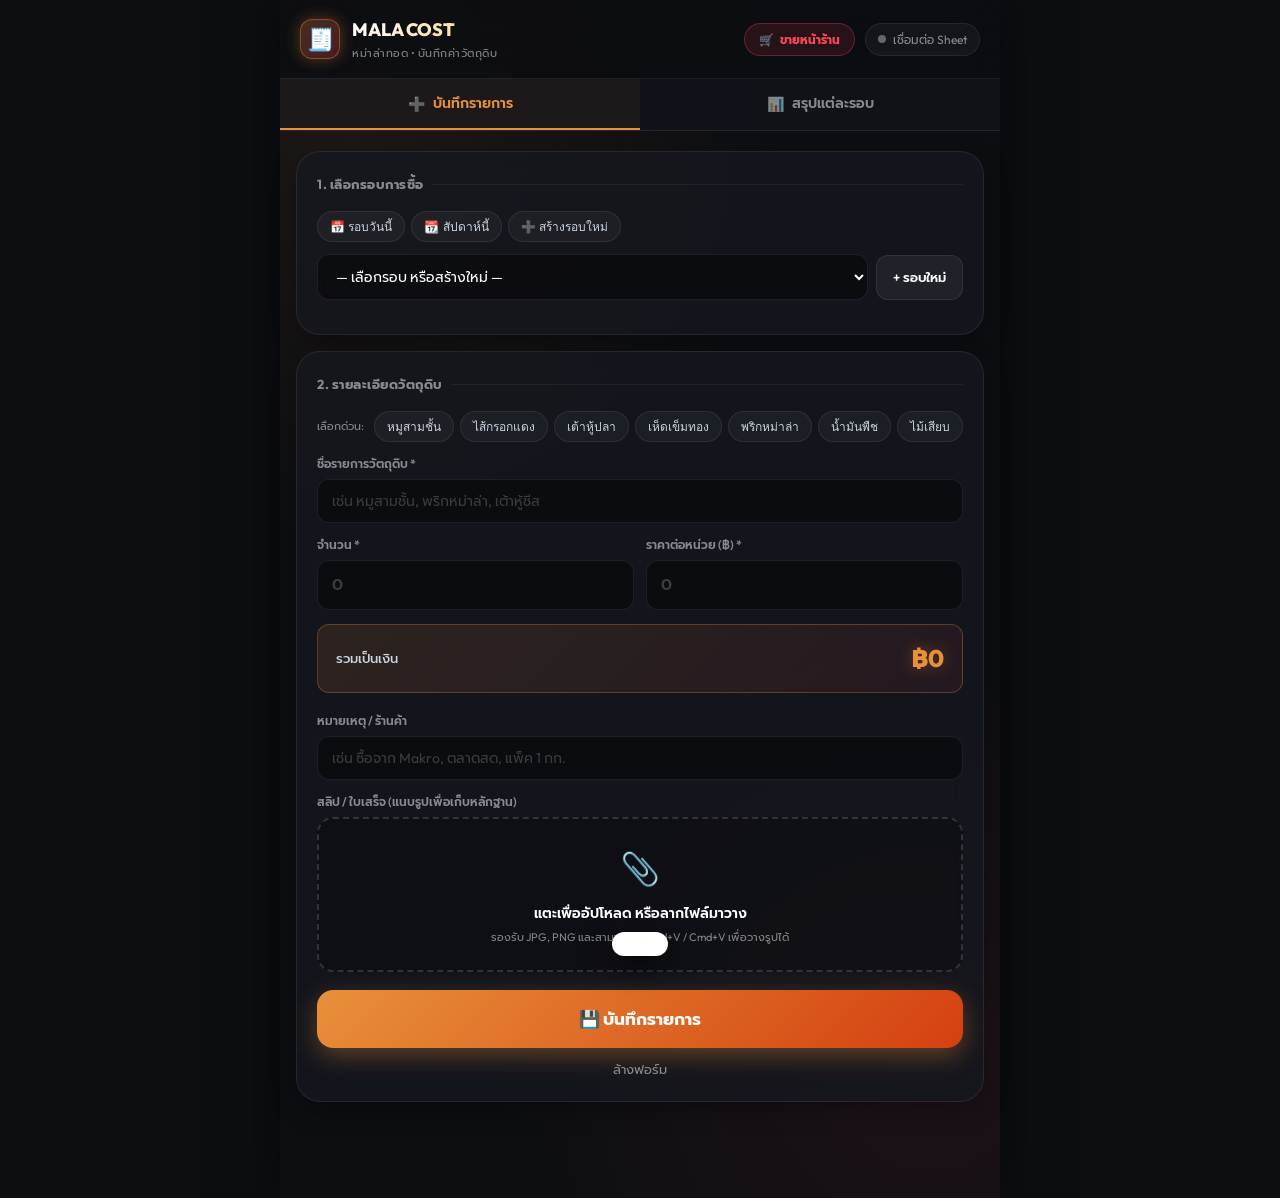
<file: pos-system/วัตถุดิบ.html>
<!DOCTYPE html>
<html lang="th">
<head>
<meta charset="UTF-8">
<meta name="viewport" content="width=device-width, initial-scale=1.0, maximum-scale=1.0, user-scalable=no">
<title>🧾 MALA COST — ระบบบันทึกค่าวัตถุดิบหม่าล่าทอด</title>
<!-- Google Fonts -->
<link rel="preconnect" href="https://fonts.googleapis.com">
<link rel="preconnect" href="https://fonts.gstatic.com" crossorigin>
<link href="https://fonts.googleapis.com/css2?family=Outfit:wght@400;500;600;700;800&family=Prompt:wght@300;400;500;600;700&family=Sarabun:wght@300;400;500;600;700&display=swap" rel="stylesheet">

<style>
* { box-sizing: border-box; margin: 0; padding: 0; -webkit-tap-highlight-color: transparent; }

:root {
  --bg: #0c0e12;
  --bg-gradient: radial-gradient(circle at 10% 10%, rgba(232, 144, 58, 0.08), transparent 35%),
                 radial-gradient(circle at 90% 90%, rgba(255, 71, 87, 0.07), transparent 35%),
                 #0c0e12;
  --panel-bg: rgba(22, 25, 33, 0.75);
  --panel-card: rgba(30, 34, 45, 0.65);
  --panel-border: rgba(255, 255, 255, 0.08);
  --text-main: #ffffff;
  --text-sub: #cbd5e1;
  --text-muted: rgba(255, 255, 255, 0.5);
  --primary: #ff4757;
  --primary-glow: rgba(255, 71, 87, 0.4);
  --orange: #e8903a;
  --orange-glow: rgba(232, 144, 58, 0.35);
  --accent: #ffa502;
  --green: #2ed573;
  --green-glow: rgba(46, 213, 115, 0.3);
  --radius-lg: 24px;
  --radius-md: 16px;
  --radius-sm: 12px;
}

html { scroll-behavior: smooth; }
body {
  font-family: 'Outfit', 'Prompt', 'Sarabun', sans-serif;
  background: var(--bg);
  color: var(--text-main);
  min-height: 100vh;
  font-size: 15px;
  line-height: 1.6;
  -webkit-font-smoothing: antialiased;
  display: flex;
  flex-direction: column;
  align-items: center;
}

/* ─── APP WRAPPER ─── */
.app-container {
  width: 100%;
  max-width: 720px;
  min-height: 100vh;
  background: var(--bg-gradient);
  display: flex;
  flex-direction: column;
  position: relative;
  box-shadow: 0 0 50px rgba(0,0,0,0.5);
}

/* ─── TOP APP BAR ─── */
.top-bar {
  padding: 16px 20px;
  display: flex;
  align-items: center;
  justify-content: space-between;
  border-bottom: 1px solid var(--panel-border);
  background: rgba(12, 14, 18, 0.85);
  backdrop-filter: blur(20px);
  -webkit-backdrop-filter: blur(20px);
  position: sticky;
  top: 0;
  z-index: 100;
}

.brand-group {
  display: flex;
  align-items: center;
  gap: 12px;
}
.brand-icon-wrap {
  width: 40px;
  height: 40px;
  border-radius: 12px;
  background: linear-gradient(135deg, rgba(232,144,58,0.25), rgba(255,71,87,0.25));
  border: 1px solid rgba(232,144,58,0.4);
  display: flex;
  align-items: center;
  justify-content: center;
  font-size: 22px;
  box-shadow: 0 0 15px var(--orange-glow);
}
.brand-title {
  font-size: 18px;
  font-weight: 800;
  background: linear-gradient(90deg, #fff, #ffd280);
  -webkit-background-clip: text;
  -webkit-text-fill-color: transparent;
}
.brand-sub {
  font-size: 11px;
  color: var(--text-muted);
  letter-spacing: 0.5px;
}

.top-actions {
  display: flex;
  align-items: center;
  gap: 10px;
}

.btn-pos-link {
  padding: 6px 14px;
  border-radius: 99px;
  background: rgba(255, 71, 87, 0.12);
  border: 1px solid rgba(255, 71, 87, 0.3);
  color: var(--primary);
  font-size: 12px;
  font-weight: 700;
  text-decoration: none;
  display: flex;
  align-items: center;
  gap: 6px;
  transition: all 0.2s;
}
.btn-pos-link:hover {
  background: var(--primary);
  color: #fff;
  box-shadow: 0 4px 12px var(--primary-glow);
}

.conn-pill {
  display: inline-flex;
  align-items: center;
  gap: 7px;
  padding: 6px 12px;
  border-radius: 99px;
  border: 1px solid var(--panel-border);
  background: rgba(255,255,255,0.04);
  font-size: 12px;
  color: var(--text-muted);
  cursor: pointer;
  transition: all 0.2s;
}
.conn-pill:hover { border-color: rgba(255,255,255,0.2); color: #fff; }
.pulse-dot {
  width: 8px;
  height: 8px;
  border-radius: 50%;
  background: #666;
}
.pulse-dot.on {
  background: var(--green);
  box-shadow: 0 0 8px var(--green-glow);
  animation: pulse 2s infinite;
}
@keyframes pulse {
  0% { box-shadow: 0 0 0 0 rgba(46, 213, 115, 0.6); }
  70% { box-shadow: 0 0 0 8px rgba(46, 213, 115, 0); }
  100% { box-shadow: 0 0 0 0 rgba(46, 213, 115, 0); }
}

/* ─── TABS ─── */
.tabs-bar {
  display: flex;
  background: rgba(18, 20, 26, 0.95);
  border-bottom: 1px solid var(--panel-border);
  position: sticky;
  top: 73px;
  z-index: 90;
}
.tab-btn {
  flex: 1;
  padding: 14px 10px;
  text-align: center;
  font-family: inherit;
  font-size: 14px;
  font-weight: 600;
  color: var(--text-muted);
  cursor: pointer;
  border: none;
  background: none;
  border-bottom: 2px solid transparent;
  transition: all 0.2s;
  display: flex;
  align-items: center;
  justify-content: center;
  gap: 8px;
}
.tab-btn:hover:not(.active) { color: #fff; background: rgba(255,255,255,0.02); }
.tab-btn.active {
  color: var(--orange);
  border-bottom-color: var(--orange);
  background: rgba(232, 144, 58, 0.05);
}

/* ─── CONTENT WRAPPER ─── */
.content-wrapper {
  padding: 20px 16px 80px 16px;
  flex: 1;
}
.page { display: none; }
.page.active { display: block; animation: fadeIn 0.25s ease; }

@keyframes fadeIn {
  from { opacity: 0; transform: translateY(6px); }
  to { opacity: 1; transform: translateY(0); }
}

/* ─── CARDS ─── */
.card {
  background: var(--panel-bg);
  border: 1px solid var(--panel-border);
  border-radius: var(--radius-lg);
  padding: 22px 20px;
  margin-bottom: 16px;
  box-shadow: 0 8px 24px rgba(0,0,0,0.3);
  backdrop-filter: blur(16px);
  -webkit-backdrop-filter: blur(16px);
}
.card-header {
  font-size: 13px;
  font-weight: 700;
  letter-spacing: 0.5px;
  text-transform: uppercase;
  color: var(--text-muted);
  margin-bottom: 16px;
  display: flex;
  align-items: center;
  gap: 8px;
}
.card-header::after { content: ''; flex: 1; height: 1px; background: rgba(255,255,255,0.06); }

/* Quick Suggestion Chips */
.quick-chips {
  display: flex;
  gap: 6px;
  flex-wrap: wrap;
  margin-bottom: 12px;
}
.chip {
  padding: 5px 12px;
  border-radius: 99px;
  background: rgba(255,255,255,0.04);
  border: 1px solid var(--panel-border);
  color: var(--text-sub);
  font-size: 12px;
  font-weight: 500;
  cursor: pointer;
  transition: all 0.2s;
}
.chip:hover {
  background: rgba(232, 144, 58, 0.15);
  border-color: var(--orange);
  color: #fff;
}

/* ─── ROUND SELECTOR ─── */
.round-row {
  display: flex;
  gap: 8px;
  align-items: center;
  margin-bottom: 12px;
}
.round-select {
  flex: 1;
  background: rgba(0,0,0,0.4);
  border: 1px solid var(--panel-border);
  border-radius: var(--radius-sm);
  padding: 12px 14px;
  font-family: inherit;
  font-size: 14px;
  color: #fff;
  outline: none;
  transition: all 0.2s;
  cursor: pointer;
}
.round-select:focus {
  border-color: var(--orange);
  box-shadow: 0 0 10px var(--orange-glow);
}
.round-select option { background: #181b22; color: #fff; }

.btn-new-round {
  padding: 12px 16px;
  background: rgba(255,255,255,0.06);
  border: 1px solid var(--panel-border);
  border-radius: var(--radius-sm);
  font-family: inherit;
  font-size: 13px;
  font-weight: 600;
  color: #fff;
  cursor: pointer;
  transition: all 0.2s;
  white-space: nowrap;
}
.btn-new-round:hover {
  background: rgba(255,255,255,0.15);
  border-color: rgba(255,255,255,0.25);
}

.selected-round-pill {
  background: rgba(232, 144, 58, 0.08);
  border: 1px solid rgba(232, 144, 58, 0.25);
  border-radius: var(--radius-sm);
  padding: 10px 14px;
  font-size: 13px;
  color: var(--text-sub);
  display: flex;
  justify-content: space-between;
  align-items: center;
}
.selected-round-pill b { color: var(--orange); }

/* ─── FORM FIELDS ─── */
.form-grid {
  display: grid;
  grid-template-columns: 1fr 1fr;
  gap: 12px;
  margin-bottom: 12px;
}
.form-grid.full { grid-template-columns: 1fr; }

.field {
  display: flex;
  flex-direction: column;
  gap: 6px;
}
.field label, .lbl {
  font-size: 12px;
  font-weight: 600;
  color: var(--text-muted);
}

input[type=text], input[type=number], select {
  background: rgba(0,0,0,0.4);
  border: 1px solid var(--panel-border);
  border-radius: var(--radius-sm);
  padding: 12px 14px;
  font-family: inherit;
  font-size: 14px;
  color: #fff;
  outline: none;
  width: 100%;
  transition: all 0.2s;
}
input[type=number] {
  font-family: 'Prompt', sans-serif;
  font-size: 16px;
  font-weight: 600;
}
input:focus, select:focus {
  border-color: var(--orange);
  box-shadow: 0 0 10px var(--orange-glow);
  background: rgba(0,0,0,0.6);
}
input::placeholder { color: rgba(255,255,255,0.2); }

/* Total Preview */
.total-preview {
  background: linear-gradient(135deg, rgba(232,144,58,0.12), rgba(255,71,87,0.08));
  border: 1px solid rgba(232,144,58,0.3);
  border-radius: var(--radius-sm);
  padding: 14px 18px;
  margin: 14px 0 18px;
  display: flex;
  justify-content: space-between;
  align-items: center;
}
.total-preview-label { font-size: 13px; color: var(--text-sub); font-weight: 500; }
.total-preview-val {
  font-family: 'Outfit', 'Prompt', sans-serif;
  font-size: 24px;
  font-weight: 800;
  color: var(--orange);
  text-shadow: 0 0 15px var(--orange-glow);
}

/* ─── SLIP UPLOAD ZONE ─── */
.slip-zone {
  border: 2px dashed rgba(255,255,255,0.15);
  border-radius: var(--radius-md);
  padding: 24px 16px;
  text-align: center;
  cursor: pointer;
  transition: all 0.25s ease;
  position: relative;
  margin-bottom: 18px;
  background: rgba(0,0,0,0.25);
}
.slip-zone:hover, .slip-zone.dragover {
  border-color: var(--orange);
  background: rgba(232,144,58,0.06);
}
.slip-zone.has-file {
  border-color: var(--green);
  background: rgba(46,213,115,0.05);
}
.slip-icon { font-size: 32px; display: block; margin-bottom: 8px; }
.slip-label { font-size: 14px; font-weight: 600; color: #fff; }
.slip-sub { font-size: 11px; color: var(--text-muted); margin-top: 4px; }
.slip-preview {
  max-width: 100%;
  max-height: 220px;
  border-radius: 10px;
  margin-top: 12px;
  display: none;
  object-fit: contain;
  box-shadow: 0 8px 20px rgba(0,0,0,0.5);
}

.btn-remove-slip {
  position: absolute;
  top: 10px;
  right: 10px;
  background: rgba(255,71,87,0.8);
  border: none;
  color: #fff;
  width: 28px;
  height: 28px;
  border-radius: 50%;
  cursor: pointer;
  display: none;
  align-items: center;
  justify-content: center;
  font-size: 14px;
}
.btn-remove-slip:hover { background: var(--primary); }

/* ─── SUBMIT BUTTON ─── */
.btn-submit {
  width: 100%;
  padding: 16px;
  background: linear-gradient(135deg, var(--orange), #d44010);
  border: none;
  border-radius: var(--radius-md);
  font-family: inherit;
  font-size: 17px;
  font-weight: 700;
  color: #fff;
  cursor: pointer;
  transition: all 0.2s;
  box-shadow: 0 8px 25px var(--orange-glow);
  display: flex;
  align-items: center;
  justify-content: center;
  gap: 8px;
}
.btn-submit:hover {
  transform: translateY(-2px);
  box-shadow: 0 12px 30px rgba(232, 144, 58, 0.5);
  filter: brightness(1.1);
}
.btn-submit:active { transform: scale(0.98); }
.btn-submit:disabled {
  background: rgba(255,255,255,0.08);
  color: rgba(255,255,255,0.25);
  cursor: not-allowed;
  box-shadow: none;
  transform: none;
}

.btn-clear {
  background: none;
  border: none;
  font-family: inherit;
  font-size: 13px;
  color: var(--text-muted);
  cursor: pointer;
  padding: 12px 0 0;
  display: block;
  margin: 0 auto;
  transition: color 0.2s;
}
.btn-clear:hover { color: #fff; }

/* ─── SUMMARY VIEW ─── */
.summary-top-bar {
  display: flex;
  align-items: center;
  justify-content: space-between;
  margin-bottom: 16px;
}
.summary-actions {
  display: flex;
  gap: 8px;
}
.btn-action-sm {
  background: rgba(255,255,255,0.05);
  border: 1px solid var(--panel-border);
  border-radius: 10px;
  padding: 8px 14px;
  font-size: 12px;
  font-weight: 600;
  color: var(--text-sub);
  cursor: pointer;
  transition: all 0.2s;
  display: flex;
  align-items: center;
  gap: 6px;
  font-family: inherit;
}
.btn-action-sm:hover {
  background: rgba(255,255,255,0.12);
  color: #fff;
}

/* Grand Total Banner */
.grand-total-card {
  background: linear-gradient(135deg, rgba(232,144,58,0.15), rgba(255,71,87,0.1));
  border: 1px solid rgba(232,144,58,0.3);
  border-radius: var(--radius-lg);
  padding: 20px 24px;
  margin-bottom: 16px;
  display: flex;
  justify-content: space-between;
  align-items: center;
  box-shadow: 0 8px 25px rgba(0,0,0,0.3);
}
.grand-label { font-size: 13px; color: var(--text-muted); font-weight: 600; }
.grand-val {
  font-family: 'Outfit', 'Prompt', sans-serif;
  font-size: 32px;
  font-weight: 800;
  color: var(--orange);
  text-shadow: 0 0 20px var(--orange-glow);
}
.grand-count { font-size: 12px; color: var(--text-sub); text-align: right; }

/* Round Card Accordion */
.round-card {
  background: var(--panel-card);
  border: 1px solid var(--panel-border);
  border-radius: var(--radius-md);
  padding: 18px;
  margin-bottom: 12px;
  cursor: pointer;
  transition: all 0.2s;
}
.round-card:hover {
  background: rgba(255,255,255,0.06);
  border-color: rgba(255,255,255,0.15);
}
.round-card.open {
  border-color: rgba(232, 144, 58, 0.4);
  background: rgba(30, 34, 45, 0.9);
}

.round-top {
  display: flex;
  justify-content: space-between;
  align-items: flex-start;
}
.round-name { font-size: 16px; font-weight: 700; color: #fff; }
.round-meta { font-size: 12px; color: var(--text-muted); margin-top: 2px; }
.round-total {
  font-family: 'Outfit', 'Prompt', sans-serif;
  font-size: 20px;
  font-weight: 800;
  color: var(--orange);
  text-align: right;
}
.round-total-lbl { font-size: 11px; color: var(--text-muted); text-align: right; }

.round-items {
  margin-top: 14px;
  display: none;
  border-top: 1px solid rgba(255,255,255,0.06);
  padding-top: 14px;
}
.round-card.open .round-items { display: block; }

.item-row {
  display: flex;
  justify-content: space-between;
  align-items: flex-start;
  padding: 10px 0;
  border-bottom: 1px solid rgba(255,255,255,0.04);
  font-size: 13px;
}
.item-row:last-child { border-bottom: none; padding-bottom: 0; }
.item-name { color: #fff; font-weight: 600; }
.item-meta { font-size: 12px; color: var(--text-muted); margin-top: 2px; }
.item-note { font-size: 12px; color: var(--accent); margin-top: 2px; }
.item-total {
  font-family: 'Outfit', 'Prompt', sans-serif;
  font-size: 16px;
  font-weight: 700;
  color: var(--orange);
  text-align: right;
  white-space: nowrap;
  margin-left: 12px;
}
.slip-link {
  display: inline-flex;
  align-items: center;
  gap: 4px;
  font-size: 11px;
  color: var(--green);
  text-decoration: none;
  margin-top: 4px;
  background: rgba(46, 213, 115, 0.1);
  padding: 2px 8px;
  border-radius: 6px;
}
.slip-link:hover { background: rgba(46, 213, 115, 0.2); }

/* ─── MODALS ─── */
.modal-bg {
  position: fixed;
  inset: 0;
  background: rgba(0,0,0,0.75);
  backdrop-filter: blur(10px);
  -webkit-backdrop-filter: blur(10px);
  z-index: 200;
  display: flex;
  align-items: center;
  justify-content: center;
  padding: 20px;
  opacity: 0;
  pointer-events: none;
  transition: opacity 0.2s ease;
}
.modal-bg.open { opacity: 1; pointer-events: auto; }

.modal {
  background: #181b22;
  border: 1px solid var(--panel-border);
  border-radius: var(--radius-lg);
  padding: 24px;
  width: 100%;
  max-width: 420px;
  box-shadow: 0 20px 50px rgba(0,0,0,0.6);
  transform: translateY(20px);
  transition: transform 0.25s ease;
}
.modal-bg.open .modal { transform: translateY(0); }

.modal-title {
  font-size: 18px;
  font-weight: 700;
  color: #fff;
  margin-bottom: 16px;
}
.modal-actions { display: flex; gap: 10px; margin-top: 20px; }
.btn-modal {
  flex: 1;
  padding: 12px;
  border-radius: var(--radius-sm);
  border: none;
  font-family: inherit;
  font-size: 14px;
  font-weight: 700;
  cursor: pointer;
  transition: 0.2s;
}
.btn-cancel { background: rgba(255,255,255,0.06); color: #fff; }
.btn-cancel:hover { background: rgba(255,255,255,0.12); }
.btn-confirm {
  background: linear-gradient(135deg, var(--orange), #d44010);
  color: #fff;
}
.btn-confirm:hover { filter: brightness(1.1); }

/* ─── TOAST ─── */
.toast {
  position: fixed;
  bottom: 24px;
  left: 50%;
  transform: translateX(-50%) translateY(80px);
  background: #fff;
  color: #000;
  padding: 12px 28px;
  border-radius: 99px;
  font-size: 14px;
  font-weight: 700;
  z-index: 999;
  transition: transform 0.35s cubic-bezier(0.34,1.56,0.64,1);
  white-space: nowrap;
  box-shadow: 0 10px 30px rgba(0,0,0,0.6);
  pointer-events: none;
}
.toast.show { transform: translateX(-50%) translateY(0); }

.spin { display: inline-block; animation: spin 0.8s linear infinite; }
@keyframes spin { to { transform: rotate(360deg); } }

.empty-state {
  text-align: center;
  padding: 40px 0;
  color: var(--text-muted);
  font-size: 14px;
}
.empty-icon { font-size: 40px; display: block; margin-bottom: 10px; opacity: 0.4; }
</style>
</head>
<body>

<div class="app-container">

  <!-- ================= TOP APP BAR ================= -->
  <header class="top-bar">
    <div class="brand-group">
      <div class="brand-icon-wrap">🧾</div>
      <div>
        <div class="brand-title">MALA COST</div>
        <div class="brand-sub">หม่าล่าทอด • บันทึกค่าวัตถุดิบ</div>
      </div>
    </div>

    <div class="top-actions">
      <a href="index.html" class="btn-pos-link" title="กลับไประบบขายหน้าร้าน">
        <span>🛒</span> ขายหน้าร้าน
      </a>
      <div class="conn-pill" onclick="openConfigModal()" data-tooltip="คลิกเพื่อตั้งค่า Sheet">
        <div class="pulse-dot" id="conn-dot"></div>
        <span id="conn-text">เชื่อมต่อ Sheet</span>
      </div>
    </div>
  </header>

  <!-- ================= TABS ================= -->
  <nav class="tabs-bar">
    <button class="tab-btn active" id="tab-btn-add" onclick="switchTab('add')">
      <span>➕</span> บันทึกรายการ
    </button>
    <button class="tab-btn" id="tab-btn-summary" onclick="switchTab('summary')">
      <span>📊</span> สรุปแต่ละรอบ
    </button>
  </nav>

  <!-- ================= CONTENT ================= -->
  <div class="content-wrapper">

    <!-- ─── PAGE 1: ADD EXPENSE ─── -->
    <div class="page active" id="page-add">

      <!-- Round Selector Card -->
      <div class="card">
        <div class="card-header">1. เลือกรอบการซื้อ</div>
        
        <div class="quick-chips">
          <button class="chip" onclick="quickRoundToday()">📅 รอบวันนี้</button>
          <button class="chip" onclick="quickRoundWeek()">📆 สัปดาห์นี้</button>
          <button class="chip" onclick="openNewRound()">➕ สร้างรอบใหม่</button>
        </div>

        <div class="round-row">
          <select class="round-select" id="round-select">
            <option value="">— เลือกรอบ หรือสร้างใหม่ —</option>
          </select>
          <button class="btn-new-round" onclick="openNewRound()">+ รอบใหม่</button>
        </div>

        <div id="selected-round-info" class="selected-round-pill" style="display:none">
          <span>📦 รอบที่เลือก: <b id="round-display"></b></span>
          <span id="round-stat-badge" style="font-size:11px; opacity:0.8;"></span>
        </div>
      </div>

      <!-- Ingredient Details Card -->
      <div class="card">
        <div class="card-header">2. รายละเอียดวัตถุดิบ</div>
        
        <!-- Quick Ingredient Suggestion Chips -->
        <div class="quick-chips">
          <span style="font-size:11px; color:var(--text-muted); align-self:center; margin-right:4px;">เลือกด่วน:</span>
          <button class="chip" onclick="fillIngredient('หมูสามชั้น', 'เนื้อสัตว์', 'กก.')">หมูสามชั้น</button>
          <button class="chip" onclick="fillIngredient('ไส้กรอกแดง', 'เนื้อสัตว์', 'แพ็ค')">ไส้กรอกแดง</button>
          <button class="chip" onclick="fillIngredient('เต้าหู้ปลา', 'ลูกชิ้น/เต้าหู้', 'แพ็ค')">เต้าหู้ปลา</button>
          <button class="chip" onclick="fillIngredient('เห็ดเข็มทอง', 'ผักและเห็ด', 'แพ็ค')">เห็ดเข็มทอง</button>
          <button class="chip" onclick="fillIngredient('พริกหม่าล่า', 'เครื่องปรุง', 'ถุง')">พริกหม่าล่า</button>
          <button class="chip" onclick="fillIngredient('น้ำมันพืช', 'เครื่องปรุง', 'ขวด')">น้ำมันพืช</button>
          <button class="chip" onclick="fillIngredient('ไม้เสียบ', 'อุปกรณ์', 'แพ็ค')">ไม้เสียบ</button>
        </div>

        <div class="form-grid full">
          <div class="field">
            <label>ชื่อรายการวัตถุดิบ *</label>
            <input type="text" id="f-name" placeholder="เช่น หมูสามชั้น, พริกหม่าล่า, เต้าหู้ชีส" />
          </div>
        </div>

        <div class="form-grid">
          <div class="field">
            <label>จำนวน *</label>
            <input type="number" id="f-qty" placeholder="0" min="0" step="0.1" oninput="calcTotal()" />
          </div>
          <div class="field">
            <label>ราคาต่อหน่วย (฿) *</label>
            <input type="number" id="f-price" placeholder="0" min="0" step="0.5" oninput="calcTotal()" />
          </div>
        </div>

        <!-- Calculated Total Preview -->
        <div class="total-preview">
          <span class="total-preview-label">รวมเป็นเงิน</span>
          <span class="total-preview-val" id="total-preview">฿0</span>
        </div>

        <div class="form-grid full">
          <div class="field">
            <label>หมายเหตุ / ร้านค้า</label>
            <input type="text" id="f-note" placeholder="เช่น ซื้อจาก Makro, ตลาดสด, แพ็ค 1 กก." />
          </div>
        </div>

        <!-- Smart Slip Upload Zone (with Drag&Drop and Paste support) -->
        <div class="field" style="margin-top:8px;">
          <label>สลิป / ใบเสร็จ (แนบรูปเพื่อเก็บหลักฐาน)</label>
          <div class="slip-zone" id="slip-zone" onclick="document.getElementById('slip-file').click()">
            <input type="file" id="slip-file" accept="image/*" onchange="handleSlip(event)" style="display:none" />
            <button class="btn-remove-slip" id="btn-remove-slip" onclick="removeSlip(event)">✕</button>
            <span class="slip-icon" id="slip-icon">📎</span>
            <div class="slip-label" id="slip-label">แตะเพื่ออัปโหลด หรือลากไฟล์มาวาง</div>
            <div class="slip-sub">รองรับ JPG, PNG และสามารถกด Ctrl+V / Cmd+V เพื่อวางรูปได้</div>
            <img id="slip-preview" class="slip-preview" alt="slip preview" />
          </div>
        </div>

        <button class="btn-submit" id="submit-btn" onclick="submitItem()">
          <span>💾 บันทึกรายการ</span>
        </button>
        <button class="btn-clear" onclick="clearForm()">ล้างฟอร์ม</button>
      </div>

    </div>

    <!-- ─── PAGE 2: SUMMARY ─── -->
    <div class="page" id="page-summary">

      <div class="summary-top-bar">
        <div class="card-header" style="margin:0">ภาพรวมต้นทุนวัตถุดิบ</div>
        <div class="summary-actions">
          <button class="btn-action-sm" onclick="copySummaryText()">
            <span>📋</span> คัดลอกส่ง LINE
          </button>
          <button class="btn-action-sm" onclick="loadSummary()">
            <span id="refresh-icon">↻</span> รีเฟรช
          </button>
        </div>
      </div>

      <!-- Grand Total Card -->
      <div id="grand-total-wrap"></div>

      <!-- Search Rounds -->
      <div class="field" style="margin-bottom:14px;">
        <input type="text" id="search-rounds" placeholder="🔍 ค้นหารอบการซื้อ..." oninput="filterRounds()">
      </div>

      <!-- Rounds Accordion List -->
      <div id="rounds-list">
        <div class="empty-state">
          <span class="empty-icon">🛒</span>
          กำลังโหลดข้อมูลรอบการซื้อ...
        </div>
      </div>

    </div>

  </div>

</div>


<!-- ================= MODALS ================= -->

<!-- NEW ROUND MODAL -->
<div class="modal-bg" id="modal-round">
  <div class="modal">
    <div class="modal-title">➕ สร้างรอบการซื้อใหม่</div>
    <div class="field" style="margin-bottom:14px">
      <label>ชื่อรอบ</label>
      <input type="text" id="new-round-name" placeholder="เช่น รอบ 1, ตลาดสด 20 ส.ค., รอบเช้า" />
    </div>
    <div style="font-size:12px; color:var(--text-muted); margin-bottom:10px;">หรือเลือกด่วน:</div>
    <div class="quick-chips" style="margin-bottom:16px;">
      <button class="chip" onclick="setModalRoundToday()">📅 วันนี้</button>
      <button class="chip" onclick="setModalRoundWeek()">📆 สัปดาห์นี้</button>
      <button class="chip" onclick="setModalRoundMonth()">🗓️ เดือนนี้</button>
    </div>
    <div class="modal-actions">
      <button class="btn-modal btn-cancel" onclick="closeModal('modal-round')">ยกเลิก</button>
      <button class="btn-modal btn-confirm" onclick="confirmNewRound()">สร้างรอบ</button>
    </div>
  </div>
</div>

<!-- SETTINGS MODAL -->
<div class="modal-bg" id="modal-config">
  <div class="modal">
    <div class="modal-title">⚙️ ตั้งค่าเชื่อมต่อ Google Sheets</div>
    <div class="field" style="margin-bottom:14px">
      <label>Apps Script Web App URL (สำหรับวัตถุดิบ)</label>
      <input type="text" id="script-url" placeholder="https://script.google.com/macros/s/.../exec" />
    </div>
    <div class="modal-actions">
      <button class="btn-modal btn-cancel" onclick="closeModal('modal-config')">ปิด</button>
      <button class="btn-modal btn-cancel" onclick="testConn()">📡 ทดสอบ</button>
      <button class="btn-modal btn-confirm" onclick="saveConfig()">บันทึก</button>
    </div>
  </div>
</div>

<div class="toast" id="toast"></div>

<script>
let cfg = { url: '' };
let rounds = [];
let allRoundsData = [];
let slipBase64 = null;
let slipMime = null;
let slipName = null;

/* ─── INITIALIZATION ─── */
function init() {
  try {
    const s = localStorage.getItem('mala_ingredient_cfg');
    if (s) cfg = JSON.parse(s);

    // If empty, check if POS config has urlCost
    if (!cfg.url) {
      const posCfg = localStorage.getItem('mala_pos_cfg');
      if (posCfg) {
        const parsed = JSON.parse(posCfg);
        if (parsed.urlCost) cfg.url = parsed.urlCost;
      }
    }
  } catch(e) {}

  if (cfg.url) {
    document.getElementById('script-url').value = cfg.url;
    setConn(true);
    loadRoundsForSelect();
  }

  // Setup Clipboard Paste Listener for screenshots
  window.addEventListener('paste', handlePaste);

  // Setup Drag and Drop for slip zone
  const dropZone = document.getElementById('slip-zone');
  ['dragenter', 'dragover'].forEach(name => {
    dropZone.addEventListener(name, (e) => { e.preventDefault(); dropZone.classList.add('dragover'); });
  });
  ['dragleave', 'drop'].forEach(name => {
    dropZone.addEventListener(name, (e) => { e.preventDefault(); dropZone.classList.remove('dragover'); });
  });
  dropZone.addEventListener('drop', (e) => {
    const files = e.dataTransfer.files;
    if (files.length > 0) processSlipFile(files[0]);
  });
}

function openConfigModal() { openModal('modal-config'); }

function saveConfig() {
  cfg.url = document.getElementById('script-url').value.trim();
  try {
    localStorage.setItem('mala_ingredient_cfg', JSON.stringify(cfg));
    // Also sync to POS config
    const posCfg = JSON.parse(localStorage.getItem('mala_pos_cfg') || '{}');
    posCfg.urlCost = cfg.url;
    localStorage.setItem('mala_pos_cfg', JSON.stringify(posCfg));
  } catch(e) {}

  if (cfg.url) {
    setConn(true);
    toast('✅ บันทึกการเชื่อมต่อเรียบร้อย');
    closeModal('modal-config');
    loadRoundsForSelect();
  } else {
    toast('⚠️ กรุณากรอก Web App URL');
  }
}

function testConn() {
  if (!cfg.url) { toast('⚠️ ยังไม่ได้กรอก URL'); return; }
  toast('📡 กำลังทดสอบเชื่อมต่อ...');
  fetch(cfg.url + '?action=getRounds')
    .then(r => r.json())
    .then(d => { toast('✅ เชื่อมต่อสำเร็จ!'); setConn(true); })
    .catch(e => toast('❌ ไม่สำเร็จ: ' + e.message));
}

function setConn(ok) {
  document.getElementById('conn-dot').className = 'pulse-dot' + (ok ? ' on' : '');
  document.getElementById('conn-text').textContent = ok ? 'เชื่อมต่อแล้ว ✓' : 'ตั้งค่า Sheet';
}

function switchTab(name) {
  document.getElementById('tab-btn-add').classList.toggle('active', name === 'add');
  document.getElementById('tab-btn-summary').classList.toggle('active', name === 'summary');
  document.getElementById('page-add').classList.toggle('active', name === 'add');
  document.getElementById('page-summary').classList.toggle('active', name === 'summary');
  if (name === 'summary') loadSummary();
}

/* ─── ROUND MANAGEMENT ─── */
async function loadRoundsForSelect() {
  if (!cfg.url) return;
  try {
    const res = await fetch(cfg.url + '?action=getRounds');
    const d = await res.json();
    rounds = d.rounds || [];
    allRoundsData = rounds;
    const sel = document.getElementById('round-select');
    const cur = sel.value;
    sel.innerHTML = '<option value="">— เลือกรอบ หรือสร้างใหม่ —</option>';
    rounds.forEach(r => {
      const opt = document.createElement('option');
      opt.value = r.name;
      opt.textContent = `${r.name} (${r.count} รายการ • ฿${Number(r.total).toLocaleString()})`;
      sel.appendChild(opt);
    });
    if (cur) sel.value = cur;
  } catch(e) {}
}

document.addEventListener('DOMContentLoaded', () => {
  document.getElementById('round-select').addEventListener('change', function() {
    const v = this.value;
    if (v) {
      document.getElementById('selected-round-info').style.display = 'flex';
      document.getElementById('round-display').textContent = v;
      const matched = rounds.find(r => r.name === v);
      if (matched) {
        document.getElementById('round-stat-badge').textContent = `${matched.count} รายการ • ฿${Number(matched.total).toLocaleString()}`;
      } else {
        document.getElementById('round-stat-badge').textContent = 'รอบใหม่';
      }
    } else {
      document.getElementById('selected-round-info').style.display = 'none';
    }
  });
});

function openNewRound() { openModal('modal-round'); }

function quickRoundToday() {
  const d = new Date().toLocaleDateString('th-TH', { day:'2-digit', month:'2-digit', year:'numeric' });
  selectOrCreateRound('รอบ ' + d);
}

function quickRoundWeek() {
  const week = getWeekNumber(new Date());
  selectOrCreateRound('สัปดาห์ที่ ' + week);
}

function setModalRoundToday() {
  const d = new Date().toLocaleDateString('th-TH', { day:'2-digit', month:'2-digit', year:'numeric' });
  document.getElementById('new-round-name').value = 'รอบ ' + d;
}

function setModalRoundWeek() {
  const week = getWeekNumber(new Date());
  document.getElementById('new-round-name').value = 'สัปดาห์ที่ ' + week;
}

function setModalRoundMonth() {
  const month = new Date().toLocaleDateString('th-TH', { month:'long', year:'numeric' });
  document.getElementById('new-round-name').value = 'รอบเดือน ' + month;
}

function getWeekNumber(d) {
  const onejan = new Date(d.getFullYear(), 0, 1);
  return Math.ceil((((d - onejan) / 86400000) + onejan.getDay() + 1) / 7);
}

function confirmNewRound() {
  const name = document.getElementById('new-round-name').value.trim();
  if (!name) { toast('⚠️ กรุณาระบุชื่อรอบ'); return; }
  selectOrCreateRound(name);
  closeModal('modal-round');
  toast('✅ เลือก ' + name + ' แล้ว');
}

function selectOrCreateRound(name) {
  const sel = document.getElementById('round-select');
  let found = false;
  for (let opt of sel.options) {
    if (opt.value === name) { found = true; break; }
  }
  if (!found) {
    const opt = document.createElement('option');
    opt.value = name;
    opt.textContent = name + ' (ใหม่)';
    sel.appendChild(opt);
  }
  sel.value = name;
  document.getElementById('selected-round-info').style.display = 'flex';
  document.getElementById('round-display').textContent = name;
  document.getElementById('round-stat-badge').textContent = 'พร้อมบันทึก';
}

function fillIngredient(name, cat, unit) {
  document.getElementById('f-name').value = name;
  document.getElementById('f-qty').focus();
}

/* ─── IMAGE UPLOAD & CLIENT-SIDE COMPRESSION ─── */
function handleSlip(e) {
  const file = e.target.files[0];
  if (file) processSlipFile(file);
}

function handlePaste(e) {
  const items = (e.clipboardData || e.originalEvent.clipboardData).items;
  for (let item of items) {
    if (item.type.indexOf('image') !== -1) {
      const file = item.getAsFile();
      processSlipFile(file);
      toast('📋 วางรูปภาพจากคลิปบอร์ดแล้ว');
      break;
    }
  }
}

function processSlipFile(file) {
  slipMime = 'image/jpeg';
  slipName = file.name || 'slip.jpg';

  const reader = new FileReader();
  reader.onload = function(ev) {
    const img = new Image();
    img.onload = function() {
      // Compress image to max 1000px width/height
      const maxDim = 1000;
      let w = img.width;
      let h = img.height;
      if (w > maxDim || h > maxDim) {
        if (w > h) {
          h = Math.round((h * maxDim) / w);
          w = maxDim;
        } else {
          w = Math.round((w * maxDim) / h);
          h = maxDim;
        }
      }

      const canvas = document.createElement('canvas');
      canvas.width = w;
      canvas.height = h;
      const ctx = canvas.getContext('2d');
      ctx.drawImage(img, 0, 0, w, h);
      
      const compressedDataUrl = canvas.toDataURL('image/jpeg', 0.82);
      slipBase64 = compressedDataUrl.split(',')[1];
      
      const preview = document.getElementById('slip-preview');
      preview.src = compressedDataUrl;
      preview.style.display = 'block';
      
      document.getElementById('slip-icon').textContent = '✅';
      document.getElementById('slip-label').textContent = file.name || 'รูปสลิปพร้อมส่ง';
      document.getElementById('slip-zone').classList.add('has-file');
      document.getElementById('btn-remove-slip').style.display = 'flex';
    };
    img.src = ev.target.result;
  };
  reader.readAsDataURL(file);
}

function removeSlip(e) {
  if (e) e.stopPropagation();
  slipBase64 = null; slipMime = null; slipName = null;
  document.getElementById('slip-preview').style.display = 'none';
  document.getElementById('slip-preview').src = '';
  document.getElementById('slip-icon').textContent = '📎';
  document.getElementById('slip-label').textContent = 'แตะเพื่ออัปโหลด หรือลากไฟล์มาวาง';
  document.getElementById('slip-zone').classList.remove('has-file');
  document.getElementById('slip-file').value = '';
  document.getElementById('btn-remove-slip').style.display = 'none';
}

/* ─── CALCULATION ─── */
function calcTotal() {
  const qty = parseFloat(document.getElementById('f-qty').value) || 0;
  const price = parseFloat(document.getElementById('f-price').value) || 0;
  const total = qty * price;
  document.getElementById('total-preview').textContent = '฿' + total.toLocaleString(undefined, {
    minimumFractionDigits: 0,
    maximumFractionDigits: 2
  });
}

/* ─── SUBMISSION ─── */
async function submitItem() {
  const round = document.getElementById('round-select').value;
  const name = document.getElementById('f-name').value.trim();
  const qty = parseFloat(document.getElementById('f-qty').value);
  const price = parseFloat(document.getElementById('f-price').value);
  const note = document.getElementById('f-note').value.trim();

  if (!round) { toast('⚠️ กรุณาเลือกรอบการซื้อก่อน'); return; }
  if (!name) { toast('⚠️ กรุณากรอกชื่อรายการวัตถุดิบ'); return; }
  if (!qty || qty <= 0) { toast('⚠️ กรุณากรอกจำนวนที่ถูกต้อง'); return; }
  if (price === undefined || price < 0 || isNaN(price)) { toast('⚠️ กรุณากรอกราคา'); return; }
  if (!cfg.url) { toast('⚠️ ยังไม่ได้ตั้งค่า URL Google Sheets'); openConfigModal(); return; }

  const btn = document.getElementById('submit-btn');
  btn.disabled = true;
  btn.innerHTML = '<span>⏳ กำลังบันทึก...</span>';

  const payload = {
    action: 'addItem',
    round,
    name,
    qty,
    price,
    note,
    slipBase64: slipBase64 || '',
    slipMime: slipMime || '',
    slipName: slipName || ''
  };

  try {
    await fetch(cfg.url, {
      method: 'POST',
      mode: 'no-cors',
      headers: { 'Content-Type': 'application/json' },
      body: JSON.stringify(payload)
    });
    
    toast(`🎉 บันทึก "${name}" ฿${(qty * price).toLocaleString()} สำเร็จ!`);
    clearForm();
    setTimeout(loadRoundsForSelect, 1500);
  } catch(e) {
    toast('❌ ส่งข้อมูลไม่สำเร็จ: ' + e.message);
  } finally {
    btn.disabled = false;
    btn.innerHTML = '<span>💾 บันทึกรายการ</span>';
  }
}

function clearForm() {
  ['f-name','f-qty','f-price','f-note'].forEach(id => document.getElementById(id).value = '');
  removeSlip();
  document.getElementById('total-preview').textContent = '฿0';
}

/* ─── SUMMARY VIEW ─── */
async function loadSummary() {
  if (!cfg.url) { toast('⚠️ ยังไม่ได้ตั้งค่า URL'); return; }
  const icon = document.getElementById('refresh-icon');
  icon.className = 'spin';

  try {
    const res = await fetch(cfg.url + '?action=getRounds');
    const d = await res.json();
    rounds = d.rounds || [];
    allRoundsData = rounds;
    renderSummary(rounds);
    setConn(true);
  } catch(e) {
    toast('❌ โหลดข้อมูลไม่สำเร็จ: ' + e.message);
  } finally {
    icon.className = '';
  }
}

function renderSummary(roundList) {
  const grandTotal = roundList.reduce((s, r) => s + Number(r.total || 0), 0);
  const grandCount = roundList.reduce((s, r) => s + Number(r.count || 0), 0);

  document.getElementById('grand-total-wrap').innerHTML = roundList.length ? `
    <div class="grand-total-card">
      <div>
        <p class="grand-label">รายจ่ายวัตถุดิบทั้งหมด</p>
        <p class="grand-val">฿${grandTotal.toLocaleString(undefined, {minimumFractionDigits:0, maximumFractionDigits:2})}</p>
      </div>
      <div>
        <p class="grand-count">📦 ${roundList.length} รอบการซื้อ</p>
        <p class="grand-count">📋 ${grandCount} รายการทั้งหมด</p>
      </div>
    </div>` : '';

  if (!roundList.length) {
    document.getElementById('rounds-list').innerHTML = '<div class="empty-state"><span class="empty-icon">🛒</span>ยังไม่มีข้อมูลรอบการซื้อ</div>';
    return;
  }

  document.getElementById('rounds-list').innerHTML = roundList.map((r, i) => `
    <div class="round-card" id="rc-${i}" onclick="toggleRound(${i}, '${r.name.replace(/'/g,"\'")}')">
      <div class="round-top">
        <div>
          <p class="round-name">📦 ${r.name}</p>
          <p class="round-meta">${r.count} รายการ • ${r.updated || 'ล่าสุด'}</p>
        </div>
        <div>
          <p class="round-total">฿${Number(r.total).toLocaleString(undefined, {minimumFractionDigits:0, maximumFractionDigits:2})}</p>
          <p class="round-total-lbl">ยอดรวมรอบนี้</p>
        </div>
      </div>
      <div class="round-items" id="ri-${i}">
        <div style="font-size:12px; color:var(--text-muted); text-align:center; padding:10px 0">กำลังโหลดรายละเอียด...</div>
      </div>
    </div>
  `).join('');
}

function filterRounds() {
  const q = document.getElementById('search-rounds').value.trim().toLowerCase();
  if (!q) {
    renderSummary(allRoundsData);
    return;
  }
  const filtered = allRoundsData.filter(r => r.name.toLowerCase().includes(q));
  renderSummary(filtered);
}

async function toggleRound(idx, roundName) {
  const card = document.getElementById('rc-' + idx);
  const items = document.getElementById('ri-' + idx);
  const isOpen = card.classList.contains('open');
  card.classList.toggle('open');

  if (!isOpen && cfg.url) {
    try {
      const res = await fetch(cfg.url + '?action=getItems&round=' + encodeURIComponent(roundName));
      const d = await res.json();
      const list = d.items || [];
      if (!list.length) {
        items.innerHTML = '<div style="font-size:12px; color:var(--text-muted); text-align:center; padding:10px 0">ไม่มีรายการในรอบนี้</div>';
        return;
      }
      items.innerHTML = list.map(it => `
        <div class="item-row">
          <div>
            <p class="item-name">${it.name}</p>
            <p class="item-meta">${it.qty} หน่วย × ฿${Number(it.price).toLocaleString()} / หน่วย</p>
            ${it.note ? `<p class="item-note">💬 ${it.note}</p>` : ''}
            ${it.slipUrl ? `<a href="${it.slipUrl}" target="_blank" class="slip-link" onclick="event.stopPropagation()">🧾 ดูสลิปแนบ</a>` : ''}
          </div>
          <div class="item-total">฿${Number(it.total).toLocaleString(undefined, {minimumFractionDigits:0, maximumFractionDigits:2})}</div>
        </div>
      `).join('');
    } catch(e) {
      items.innerHTML = '<div style="font-size:12px; color:var(--text-muted); padding:10px 0">โหลดข้อมูลไม่สำเร็จ</div>';
    }
  }
}

function copySummaryText() {
  if (!rounds.length) { toast('⚠️ ไม่มีข้อมูลให้คัดลอก'); return; }
  const grandTotal = rounds.reduce((s, r) => s + Number(r.total || 0), 0);
  let text = `🔥 [สรุปต้นทุนวัตถุดิบ - หม่าล่าทอด] 🔥\n`;
  text += `ยอดรวมทั้งหมด: ฿${grandTotal.toLocaleString()} (${rounds.length} รอบ)\n`;
  text += `--------------------------\n`;
  rounds.forEach((r, idx) => {
    text += `${idx+1}. ${r.name}: ฿${Number(r.total).toLocaleString()} (${r.count} รายการ)\n`;
  });
  text += `--------------------------\nวันที่รายงาน: ${new Date().toLocaleDateString('th-TH')}`;

  navigator.clipboard.writeText(text).then(() => {
    toast('📋 คัดลอกสรุปสำหรับส่ง LINE แล้ว!');
  }).catch(() => {
    toast('❌ คัดลอกไม่สำเร็จ');
  });
}

/* ─── MODALS & TOAST ─── */
function openModal(id) { document.getElementById(id).classList.add('open'); }
function closeModal(id) { document.getElementById(id).classList.remove('open'); }

let _tt;
function toast(msg) {
  const t = document.getElementById('toast');
  t.textContent = msg;
  t.classList.add('show');
  clearTimeout(_tt);
  _tt = setTimeout(() => t.classList.remove('show'), 3200);
}

init();
</script>
</body>
</html>
</file>
